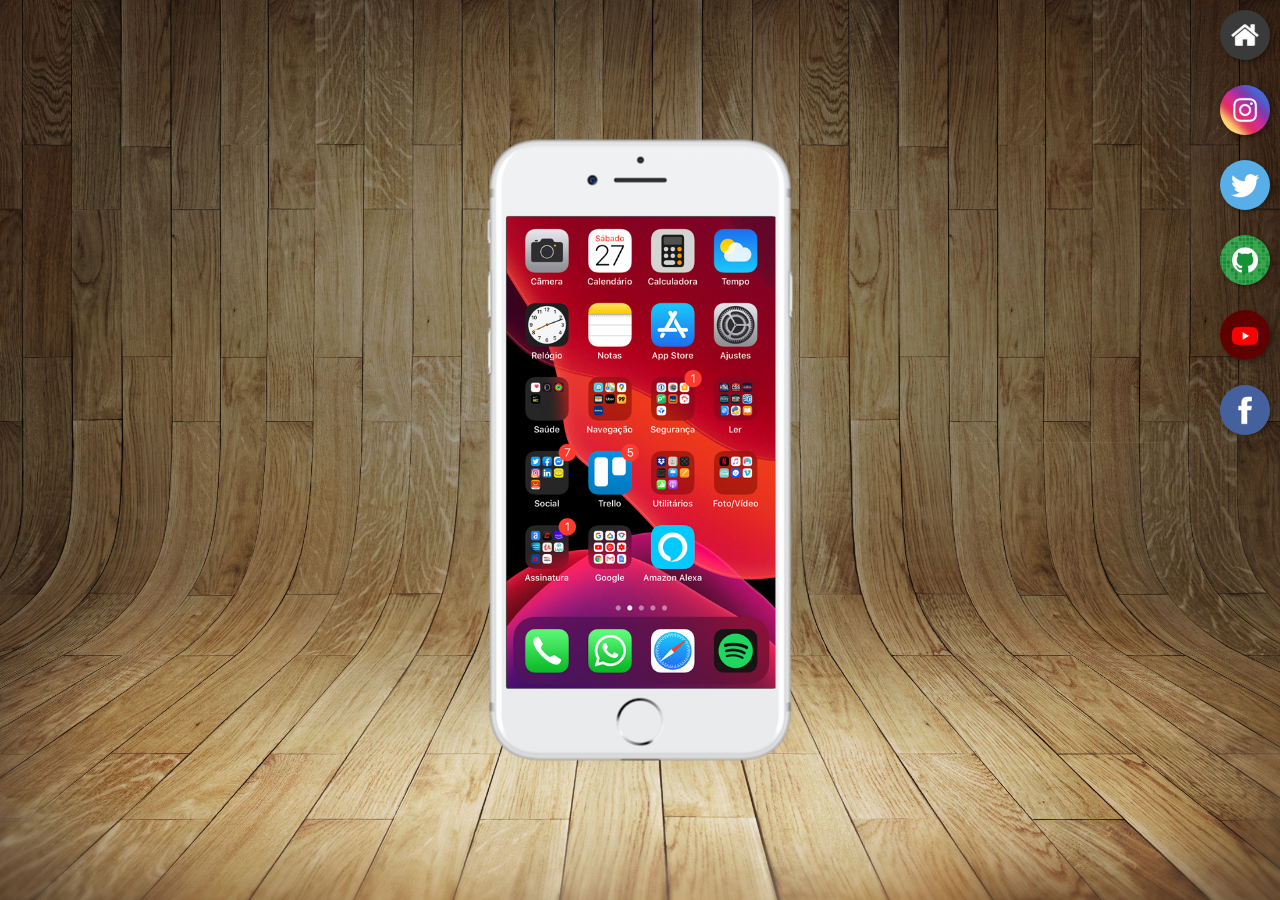
<file: index.html>
<!DOCTYPE html>
<html lang="pt-br">
<head>
    <meta charset="UTF-8">
    <meta http-equiv="X-UA-Compatible" content="IE=edge">
    <meta name="viewport" content="width=device-width, initial-scale=1.0">
    <link rel="shortcut icon" href="favicon.ico" type="image/x-icon">
    <link rel="stylesheet" href="css/style.css">
    <title>Sociais</title>
</head>
<body>
    <main>
        <section class="telefone">
           <iframe src="home.html" name="tela" class="tela" frameborder="0"></iframe>
        </section>
        <section class="redes">
            <a href="home.html" target="tela"><img src="imagens/logo-home.jpg" alt="logo Home"> </a><br>
            
            <a href="instagram.html" target="tela"><img src="imagens/logo-instagram.jpg" alt="logo-instagram"></a><br>
            
            <a href="twitter.html" target="tela"><img src="imagens/logo-twitter.jpg" alt="logo-twitter"> </a><br>
            <a href="Github.html" target="tela"> <img src="imagens/logo-github.jpg" alt="logo-github"></a><br>
            
            <a href="youtube.html" target="tela"><img src="imagens/logo-youtube.jpg" alt="logo-youtube"></a><br>
           
            <a href="facebook.html" target="tela"><img src="imagens/logo-facebook.jpg" alt="logo-facebook"></a><br>
            

        </section>
    </main>
</body>
</html>
</file>
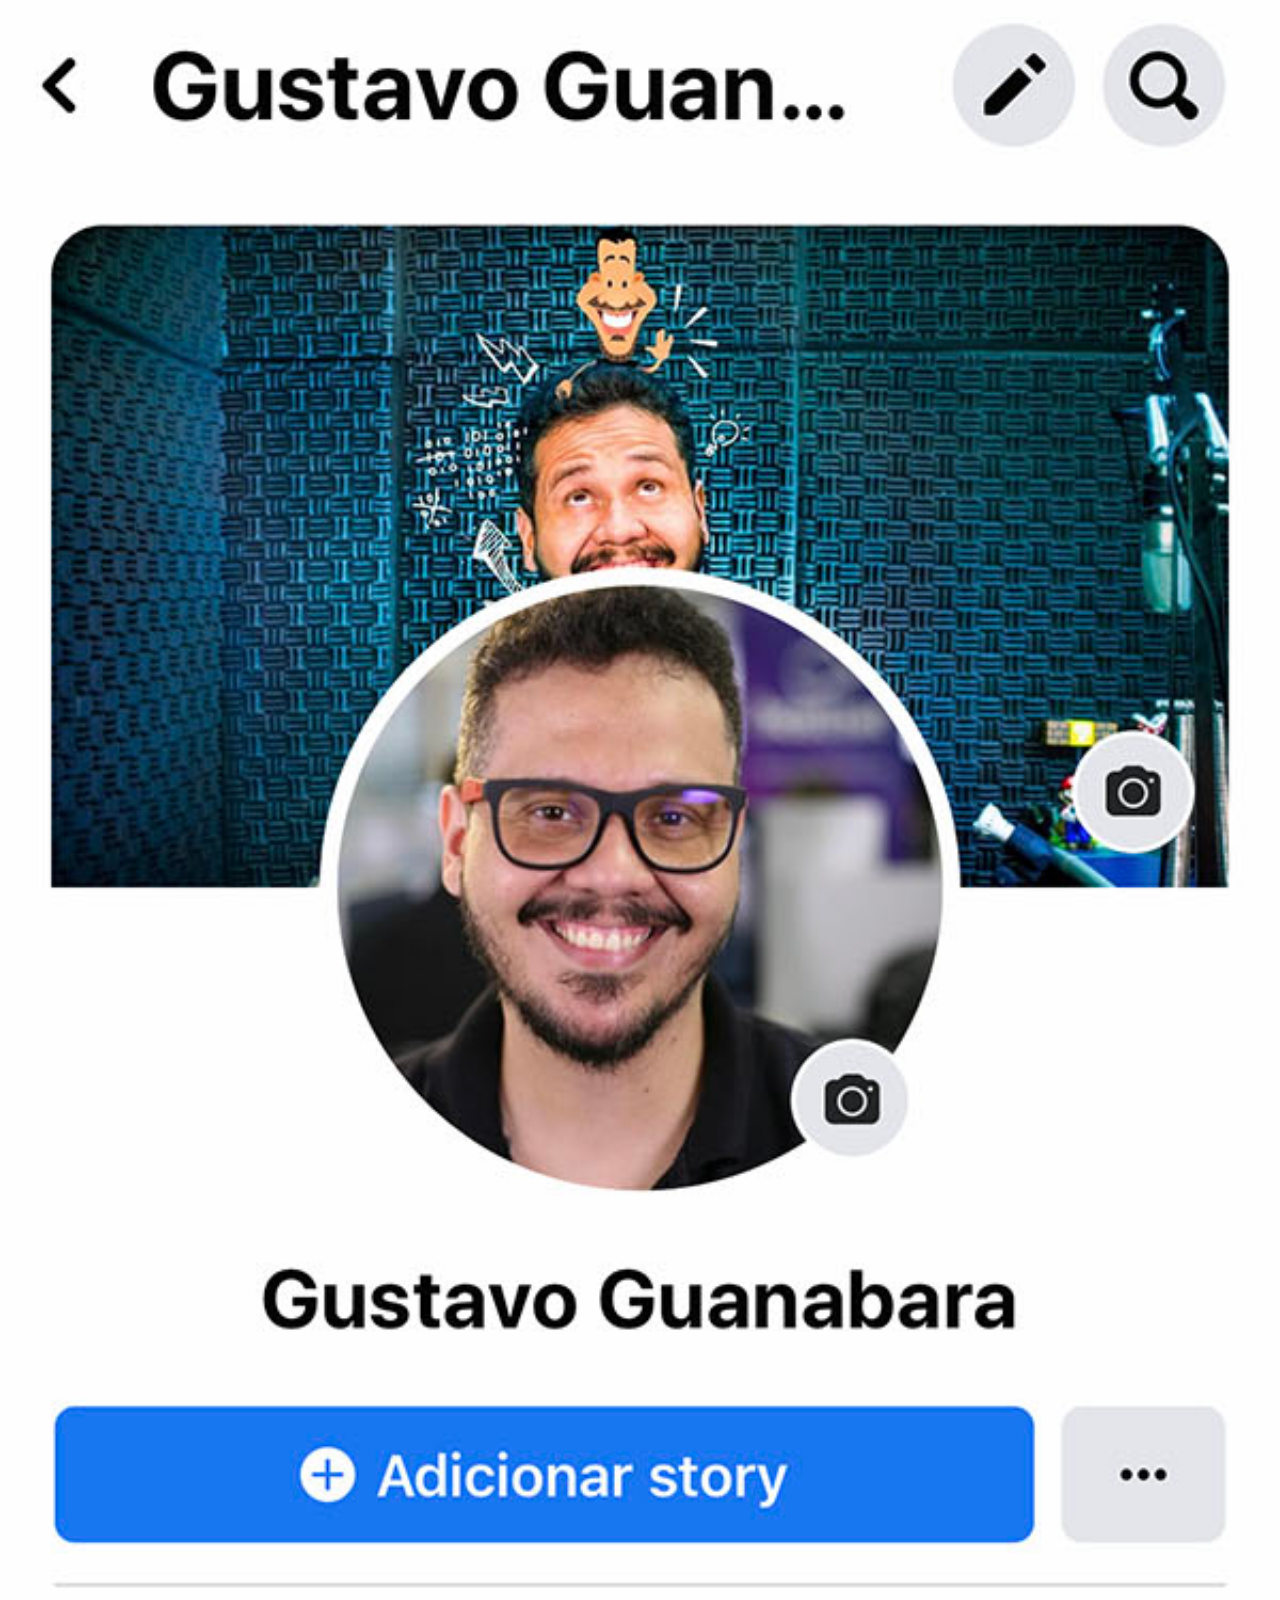
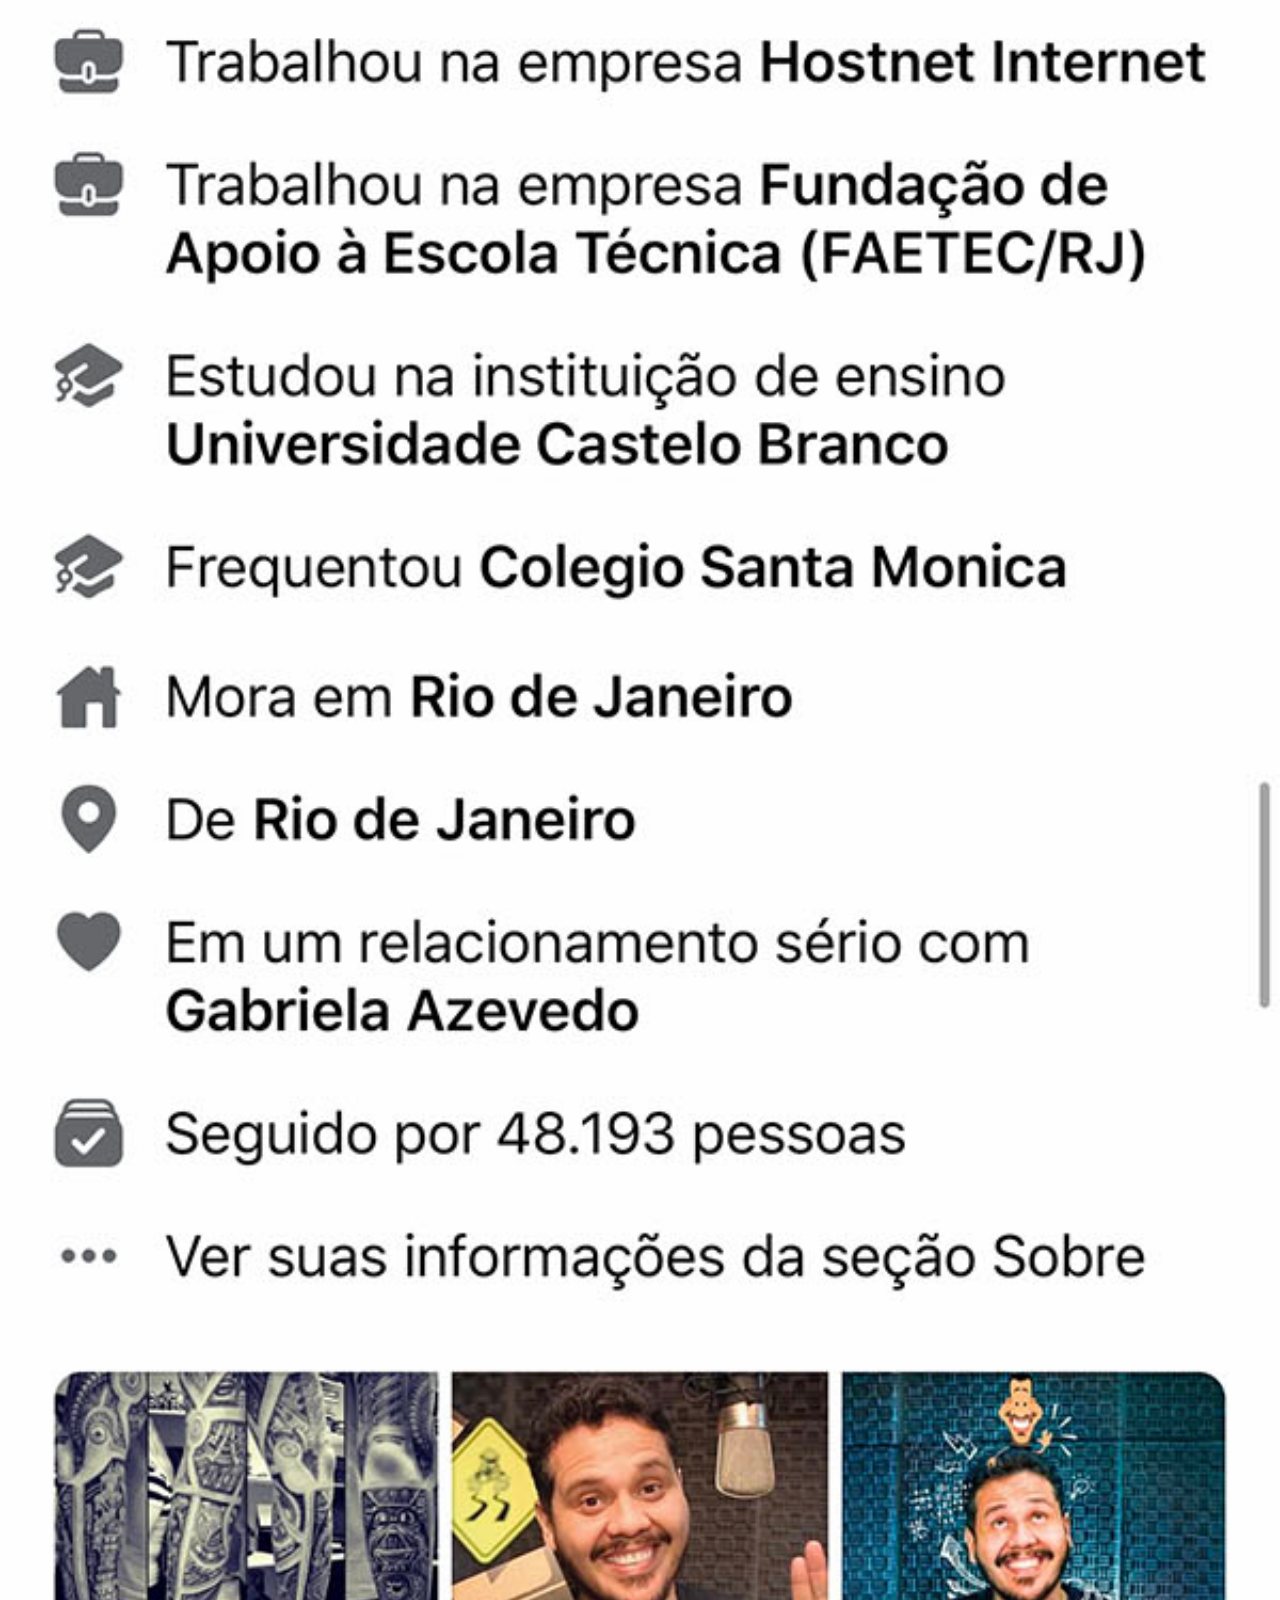
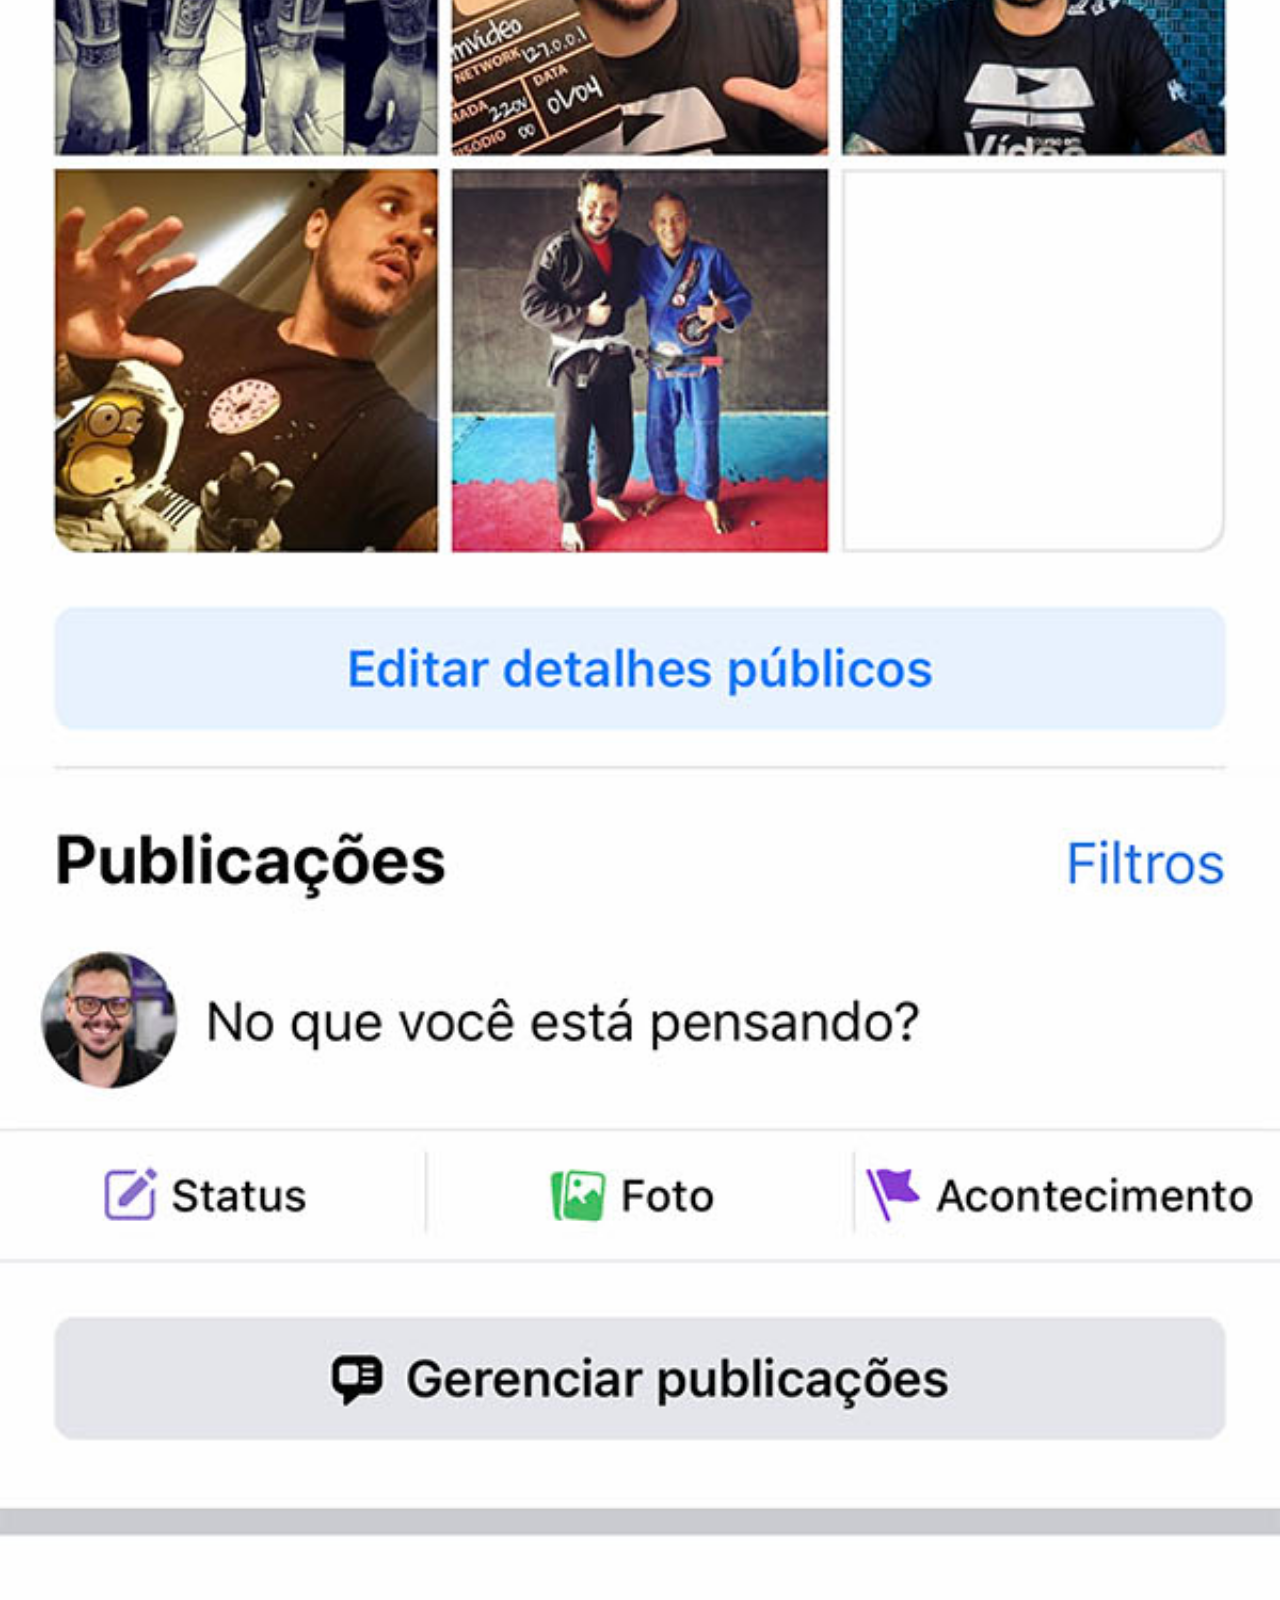
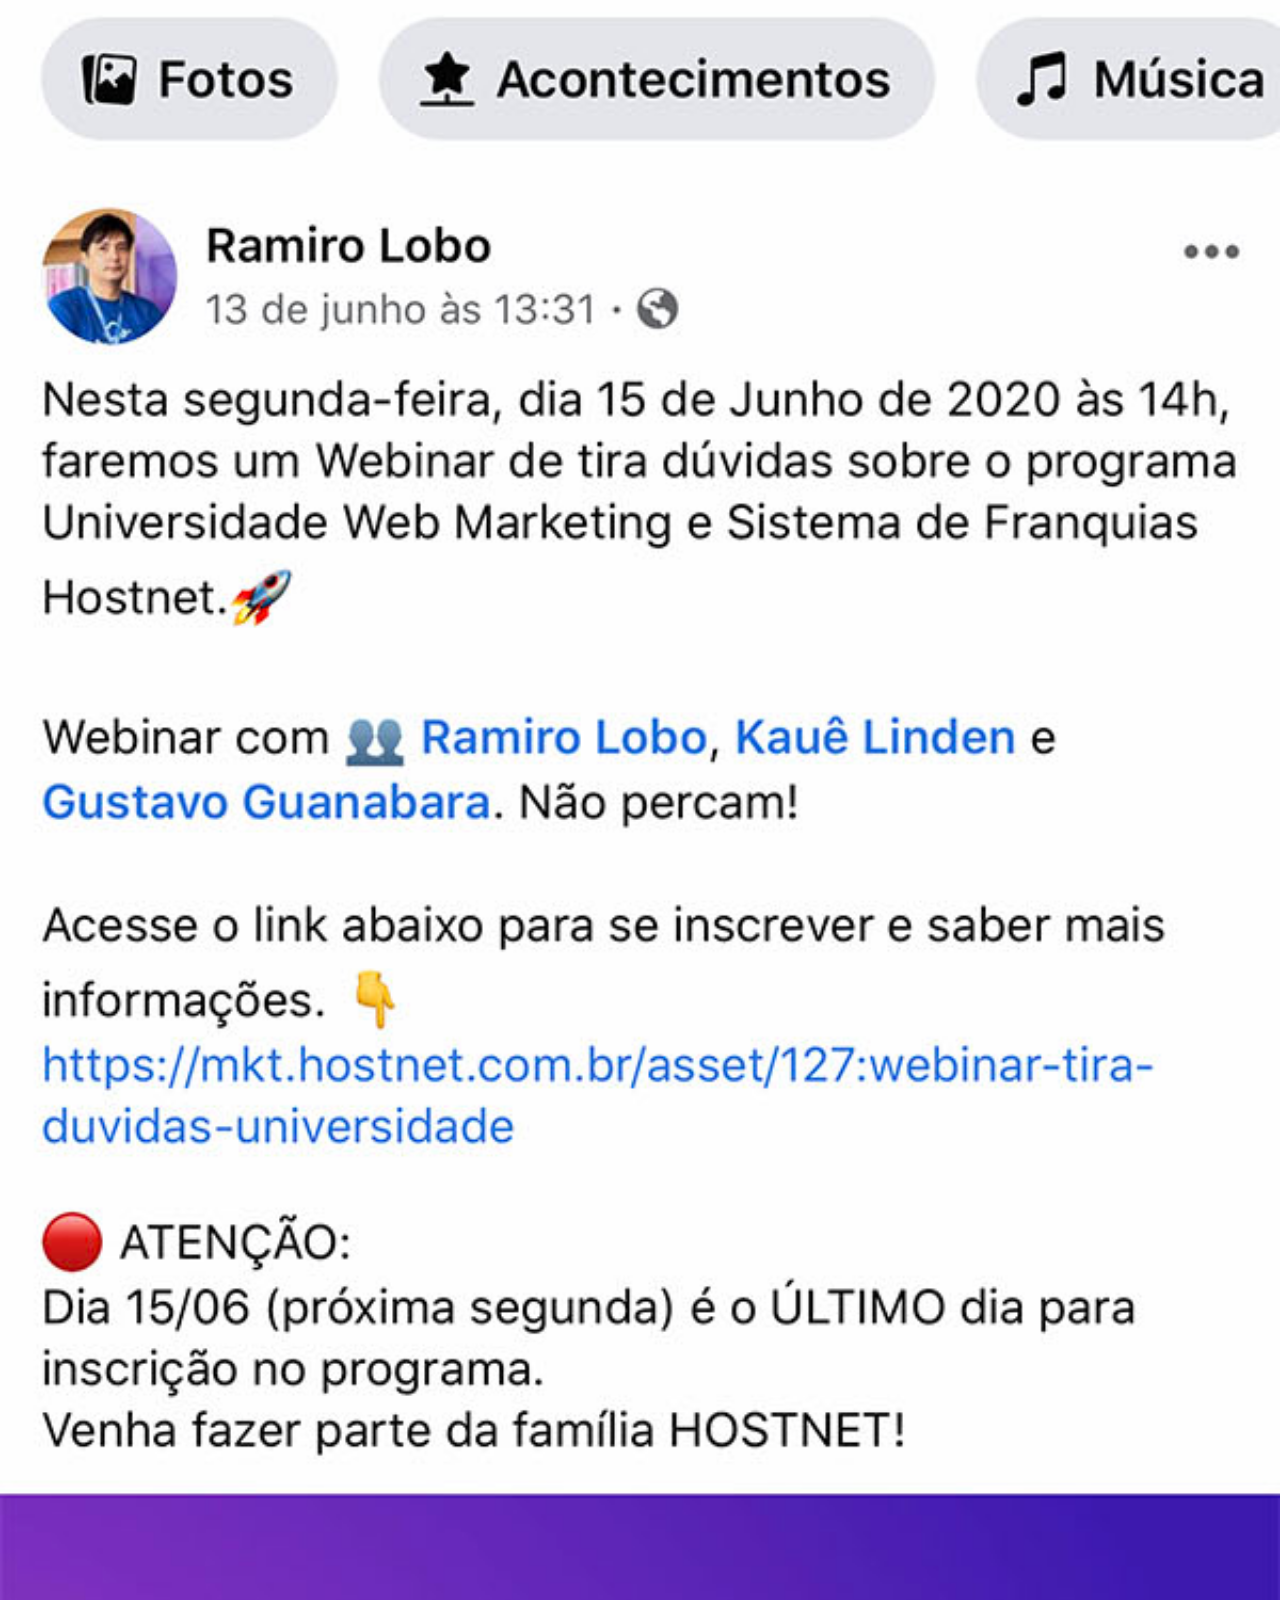
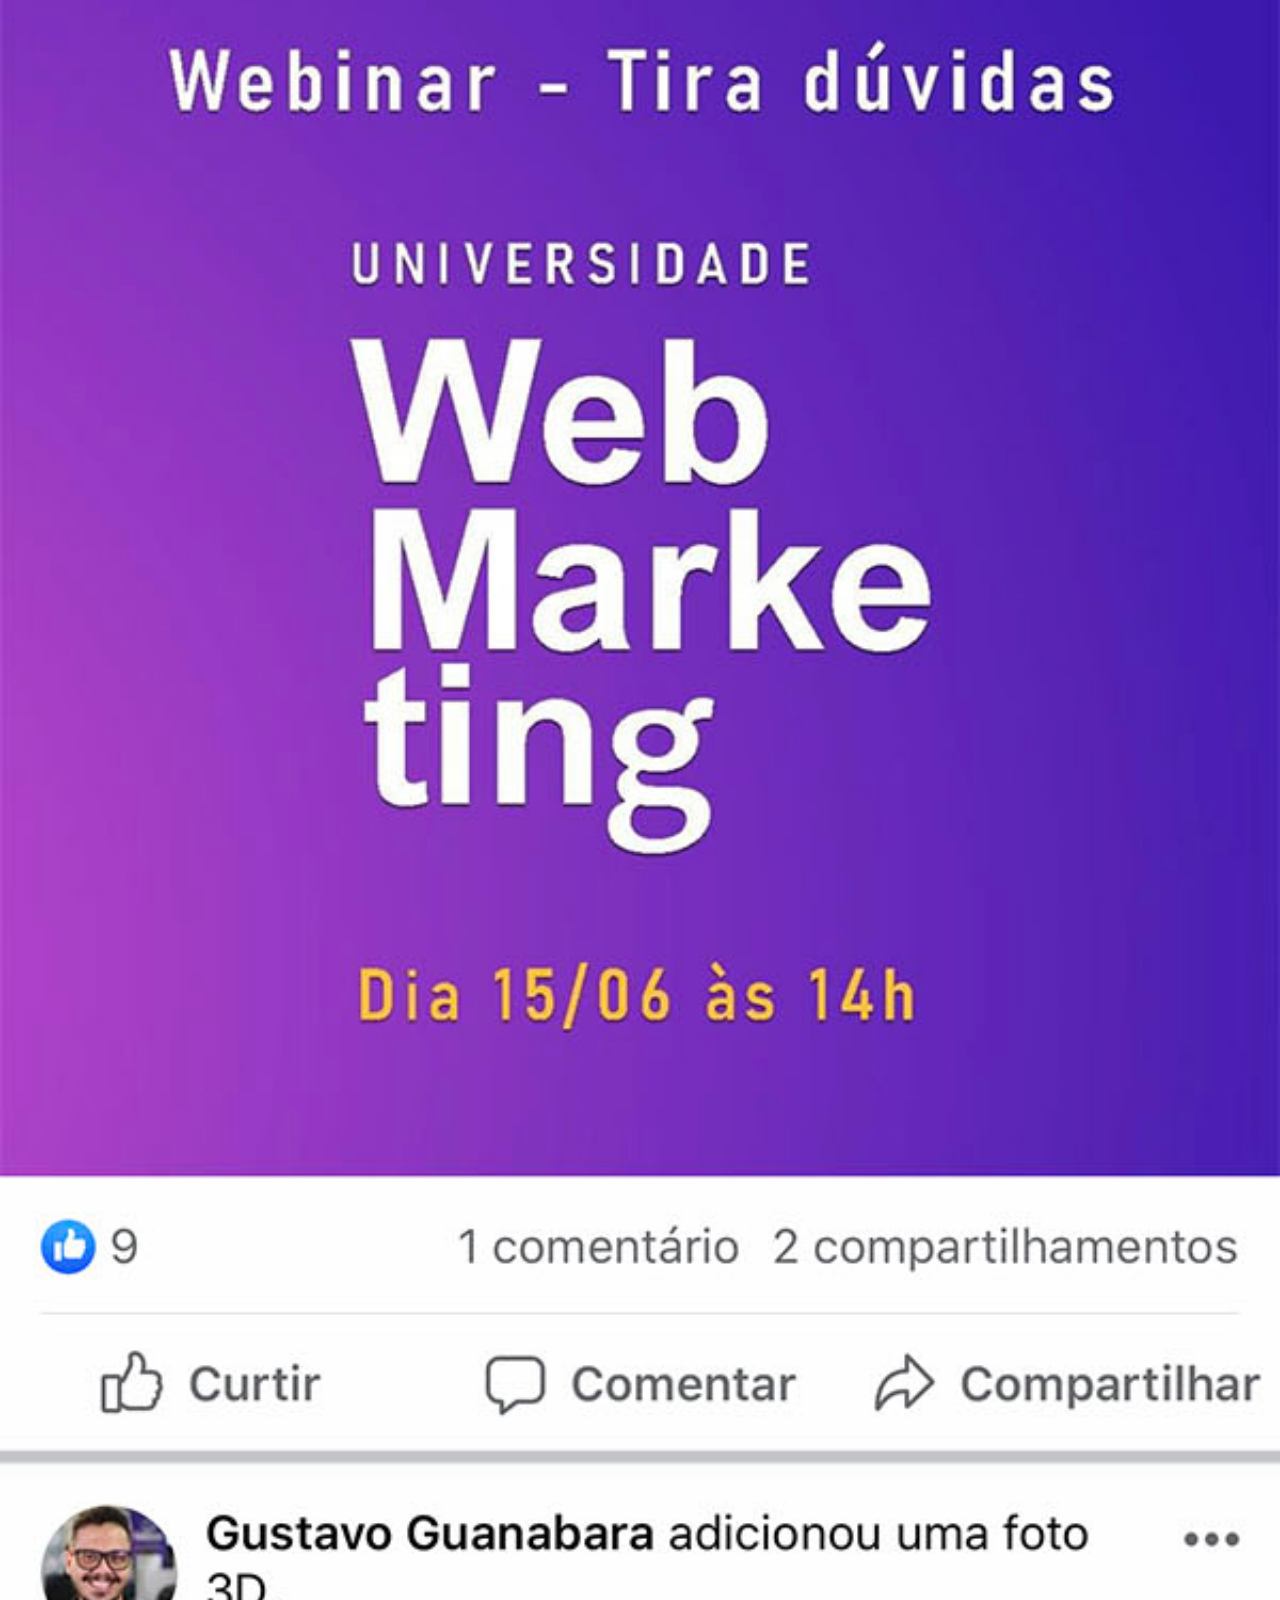
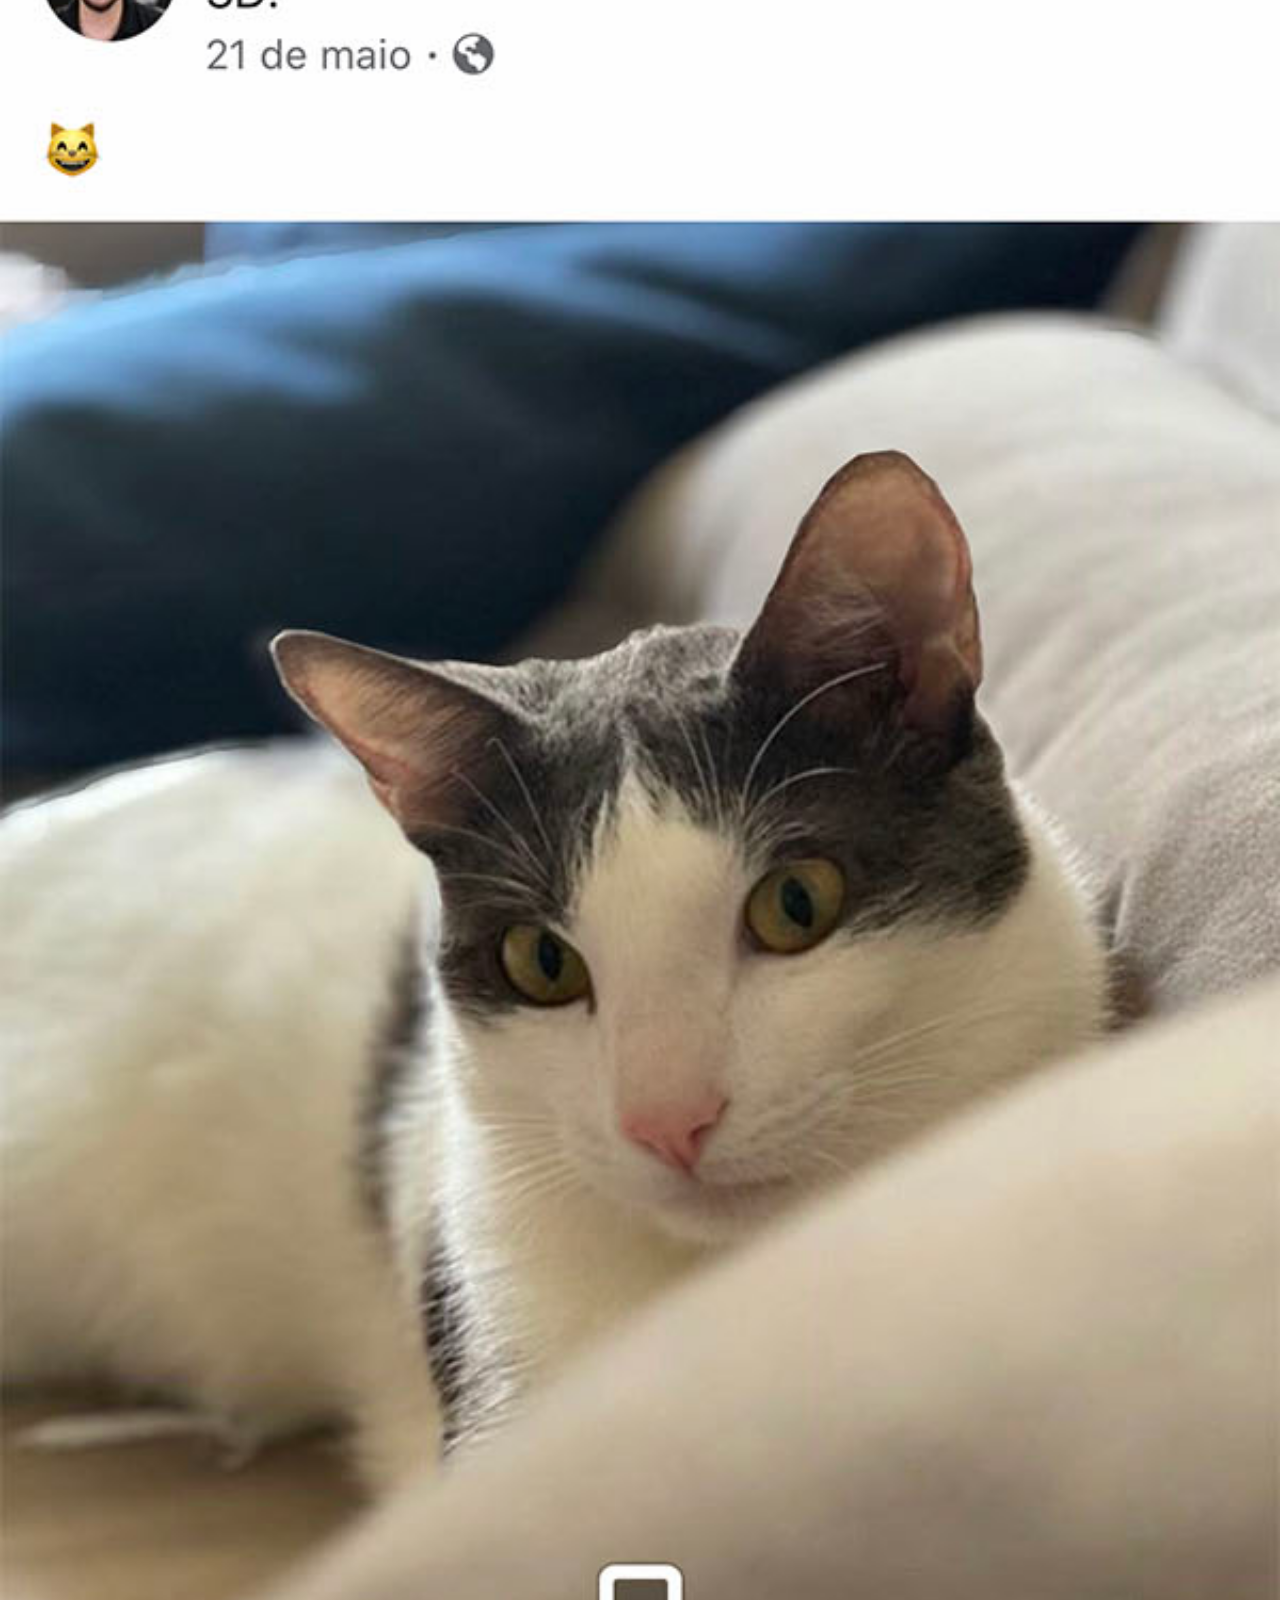
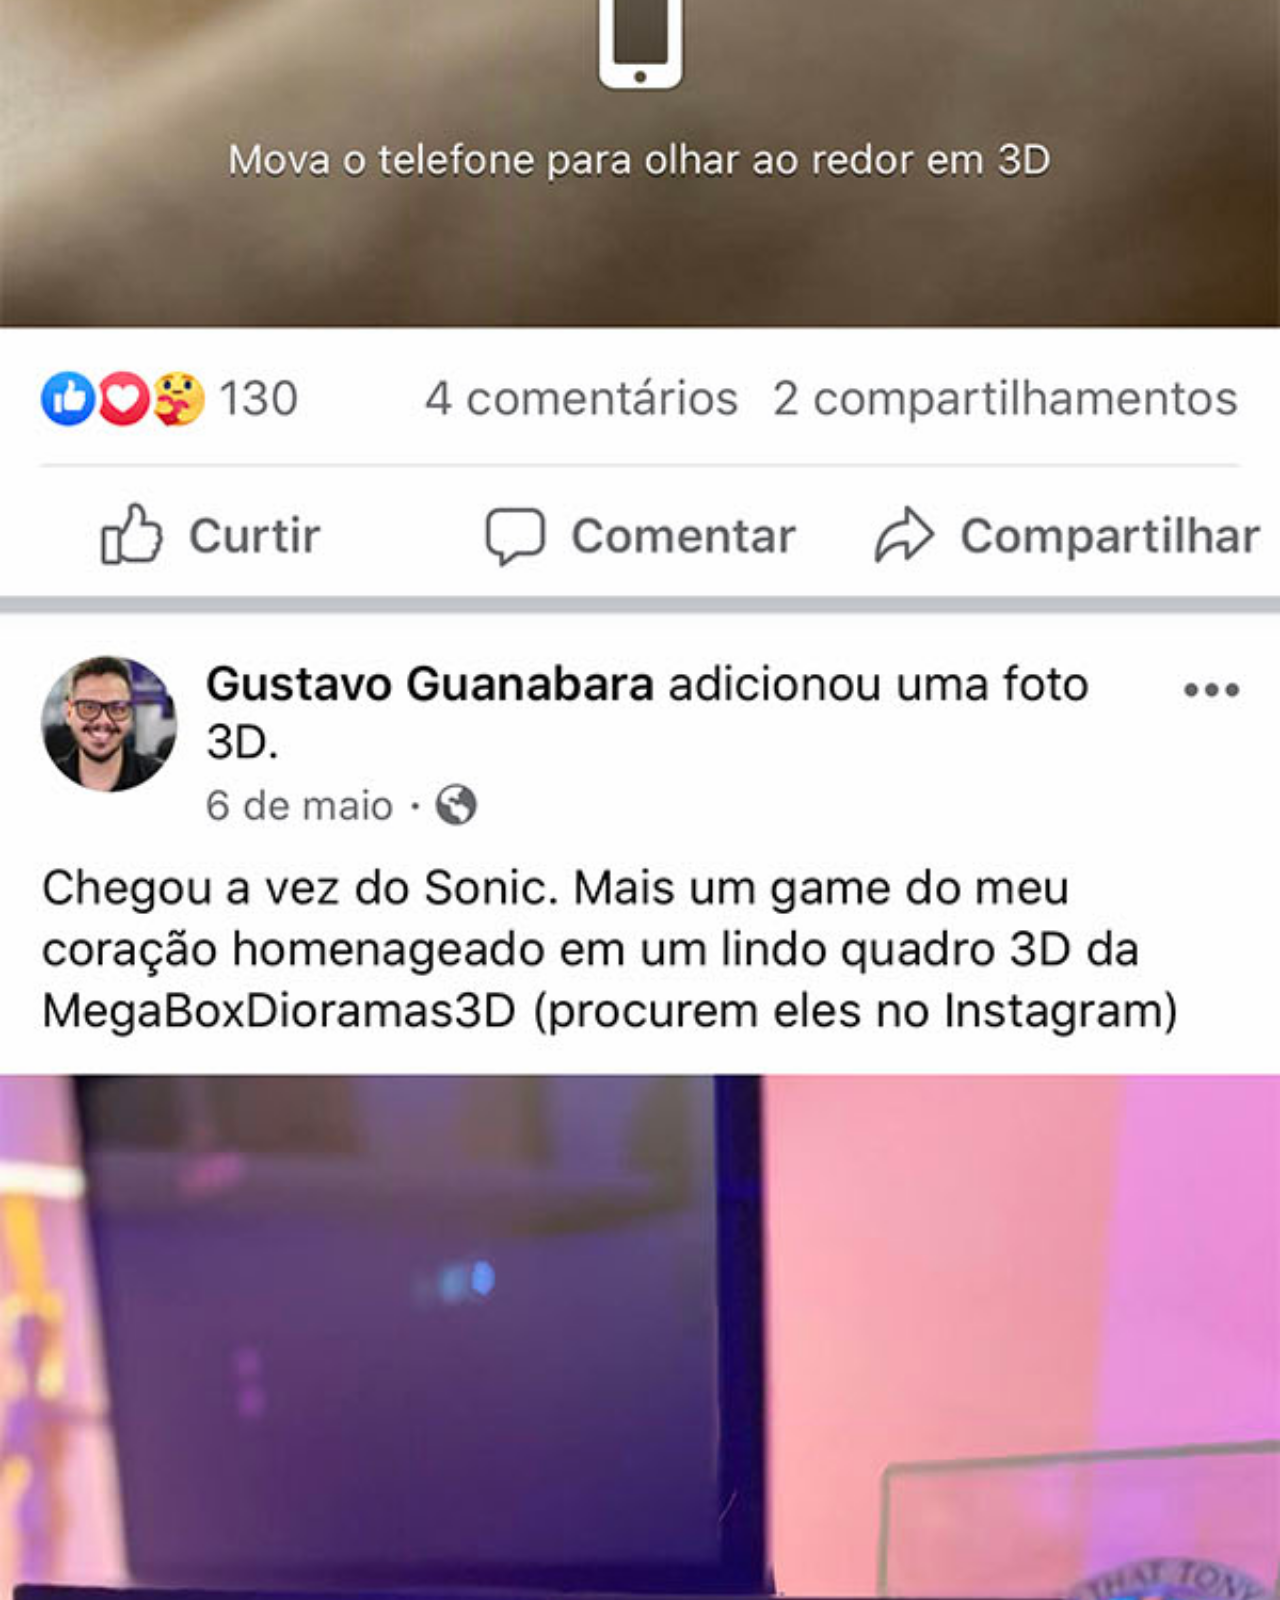
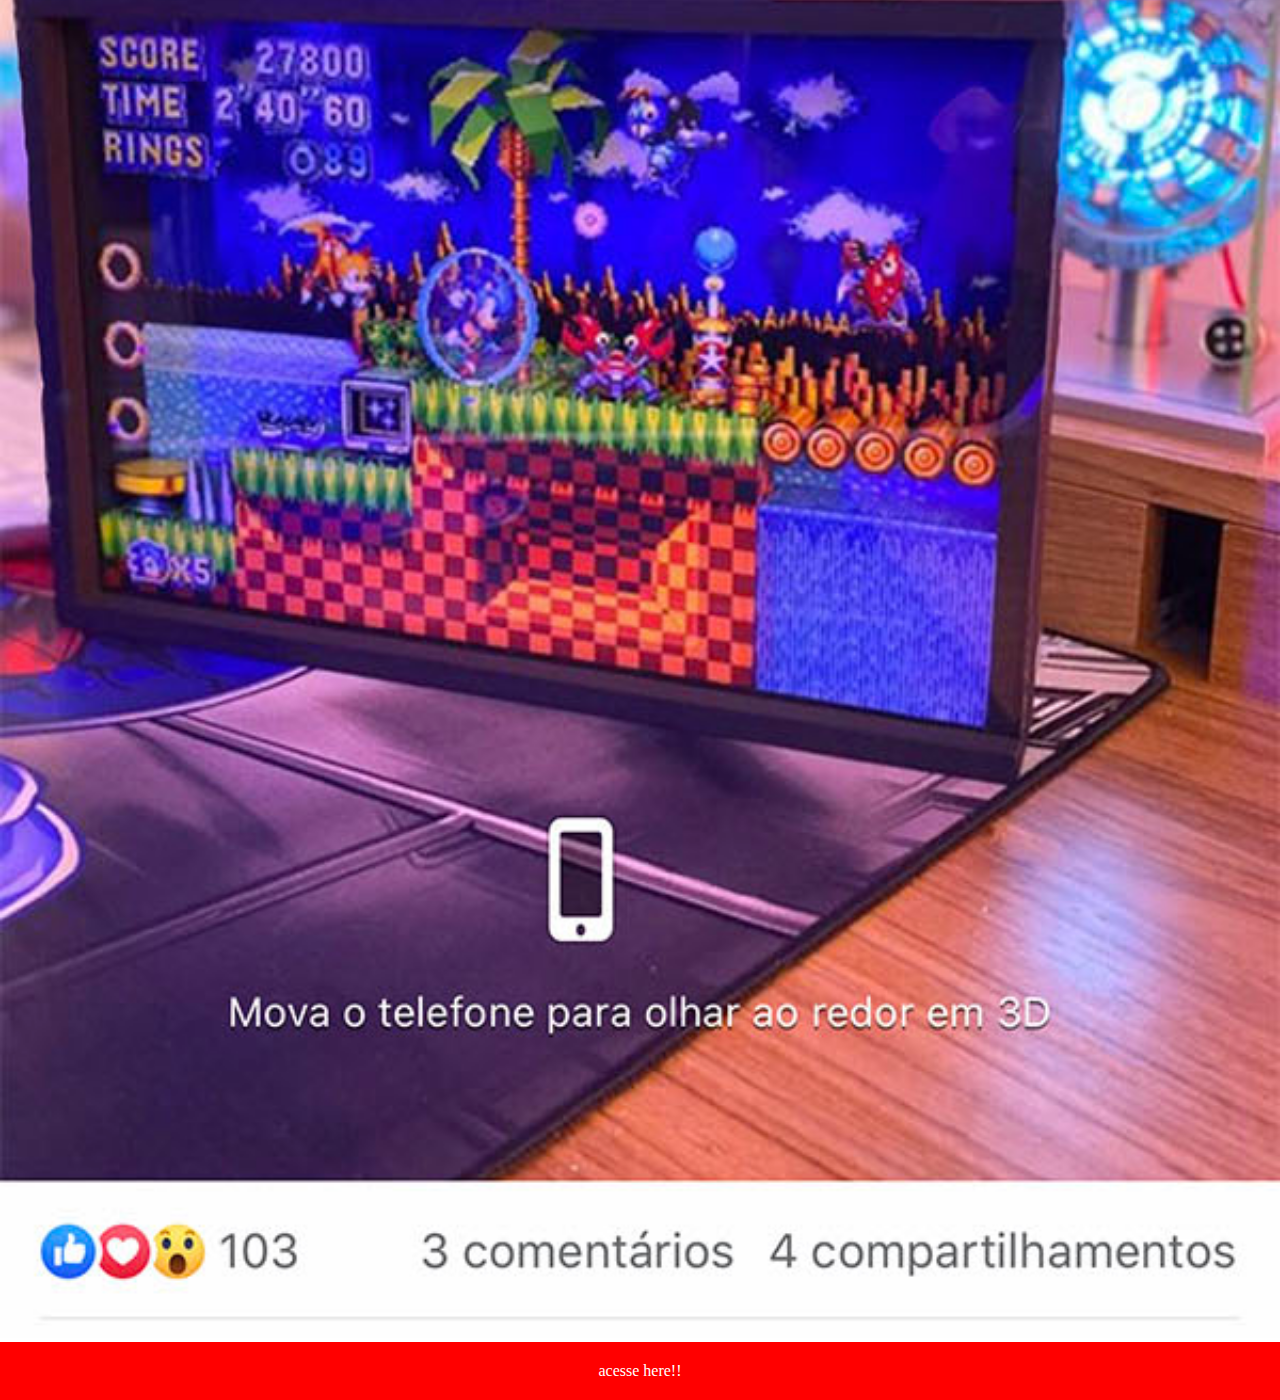
<file: facebook.html>
<!DOCTYPE html>
<html lang="pt-br">
<head>
    <meta charset="UTF-8">
    <meta http-equiv="X-UA-Compatible" content="IE=edge">
    <meta name="viewport" content="width=device-width, initial-scale=1.0">
    <title>facebook</title>
    <style>
    *{
            padding: 0px;
            margin: 0px;

    }
    ::-webkit-scrollbar{
        width: 0px;
        height: 0px;
    }
    img{
        width: 100vw;
    }
    a{
        display: block;
        background-color: red;
        padding: 20px;
        text-align: center;
        font-size: bold;
        text-decoration: none;
        color: white;
    }
        
    </style>
</head>
<body>
    <img src="imagens/tela-facebook.jpg" alt="instagram" >
    <a href="#" target="_blank">acesse here!!</a>
</body>
</html>
</file>
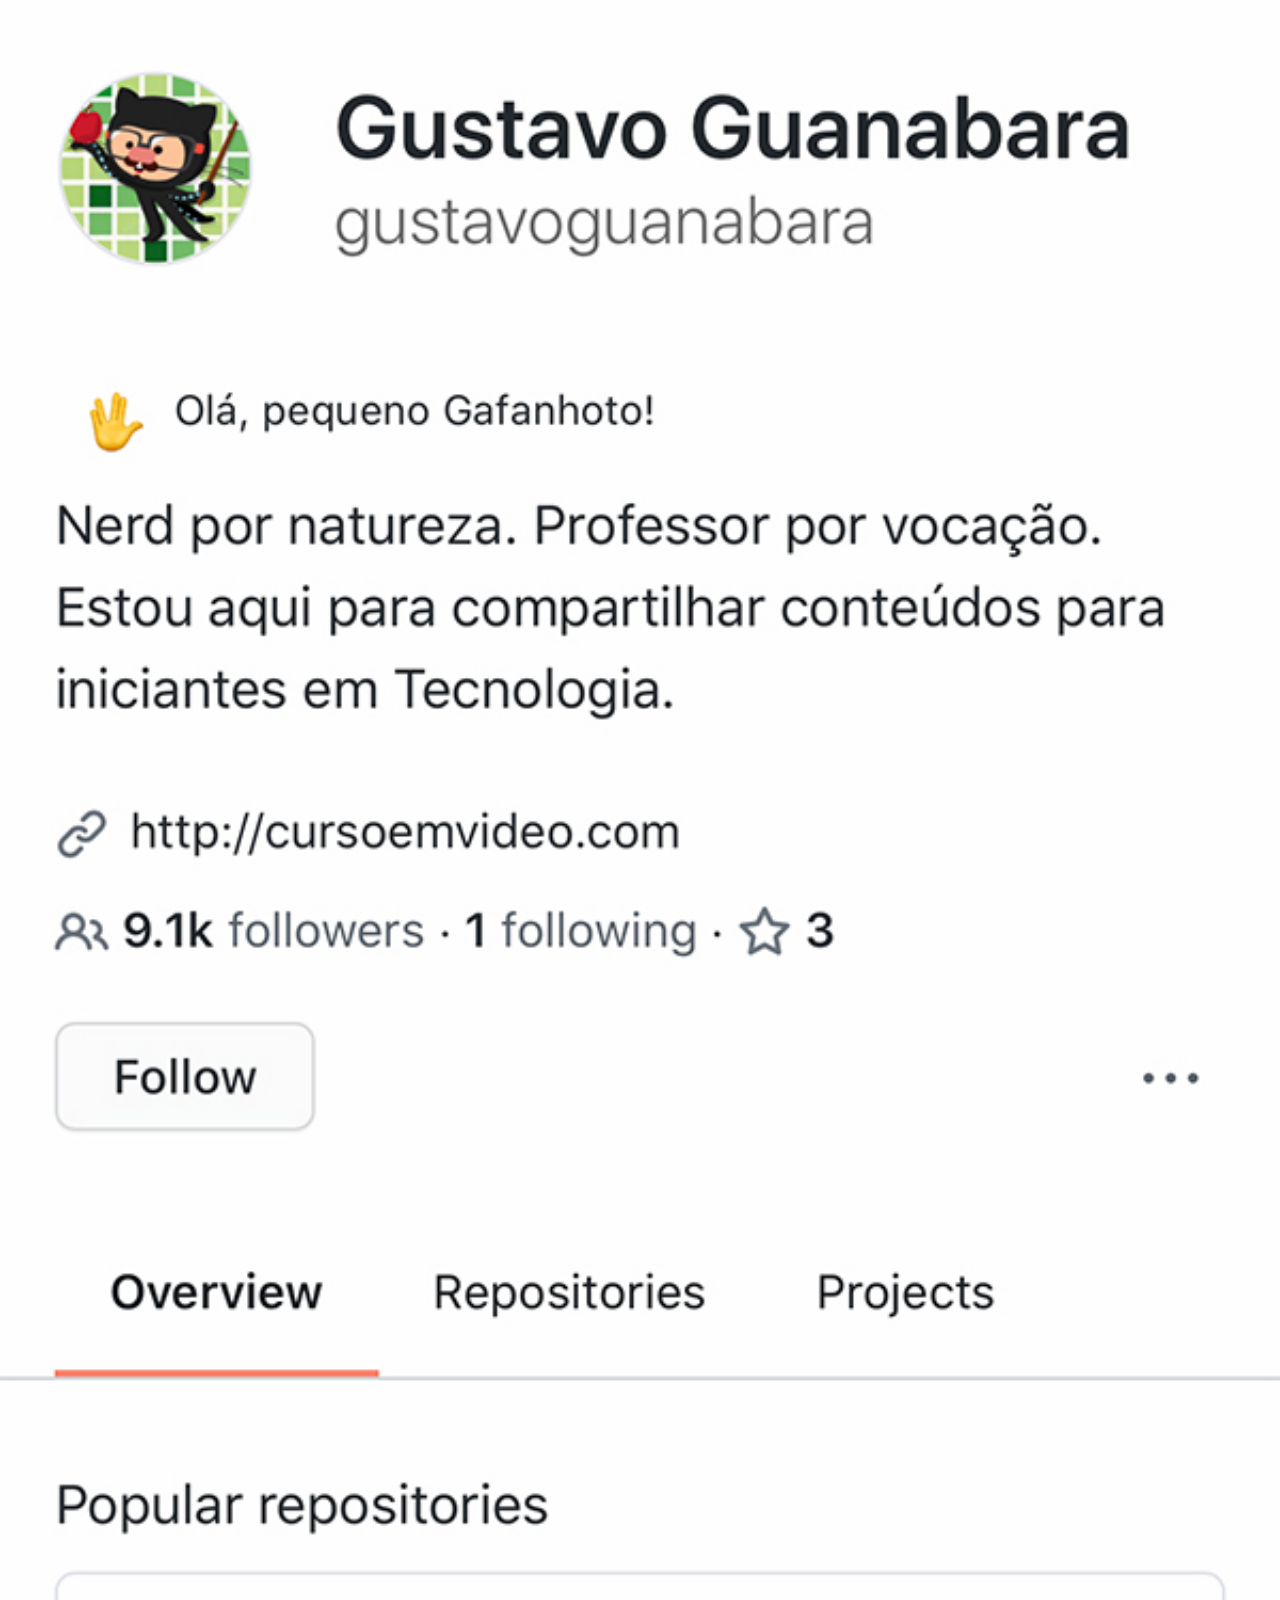
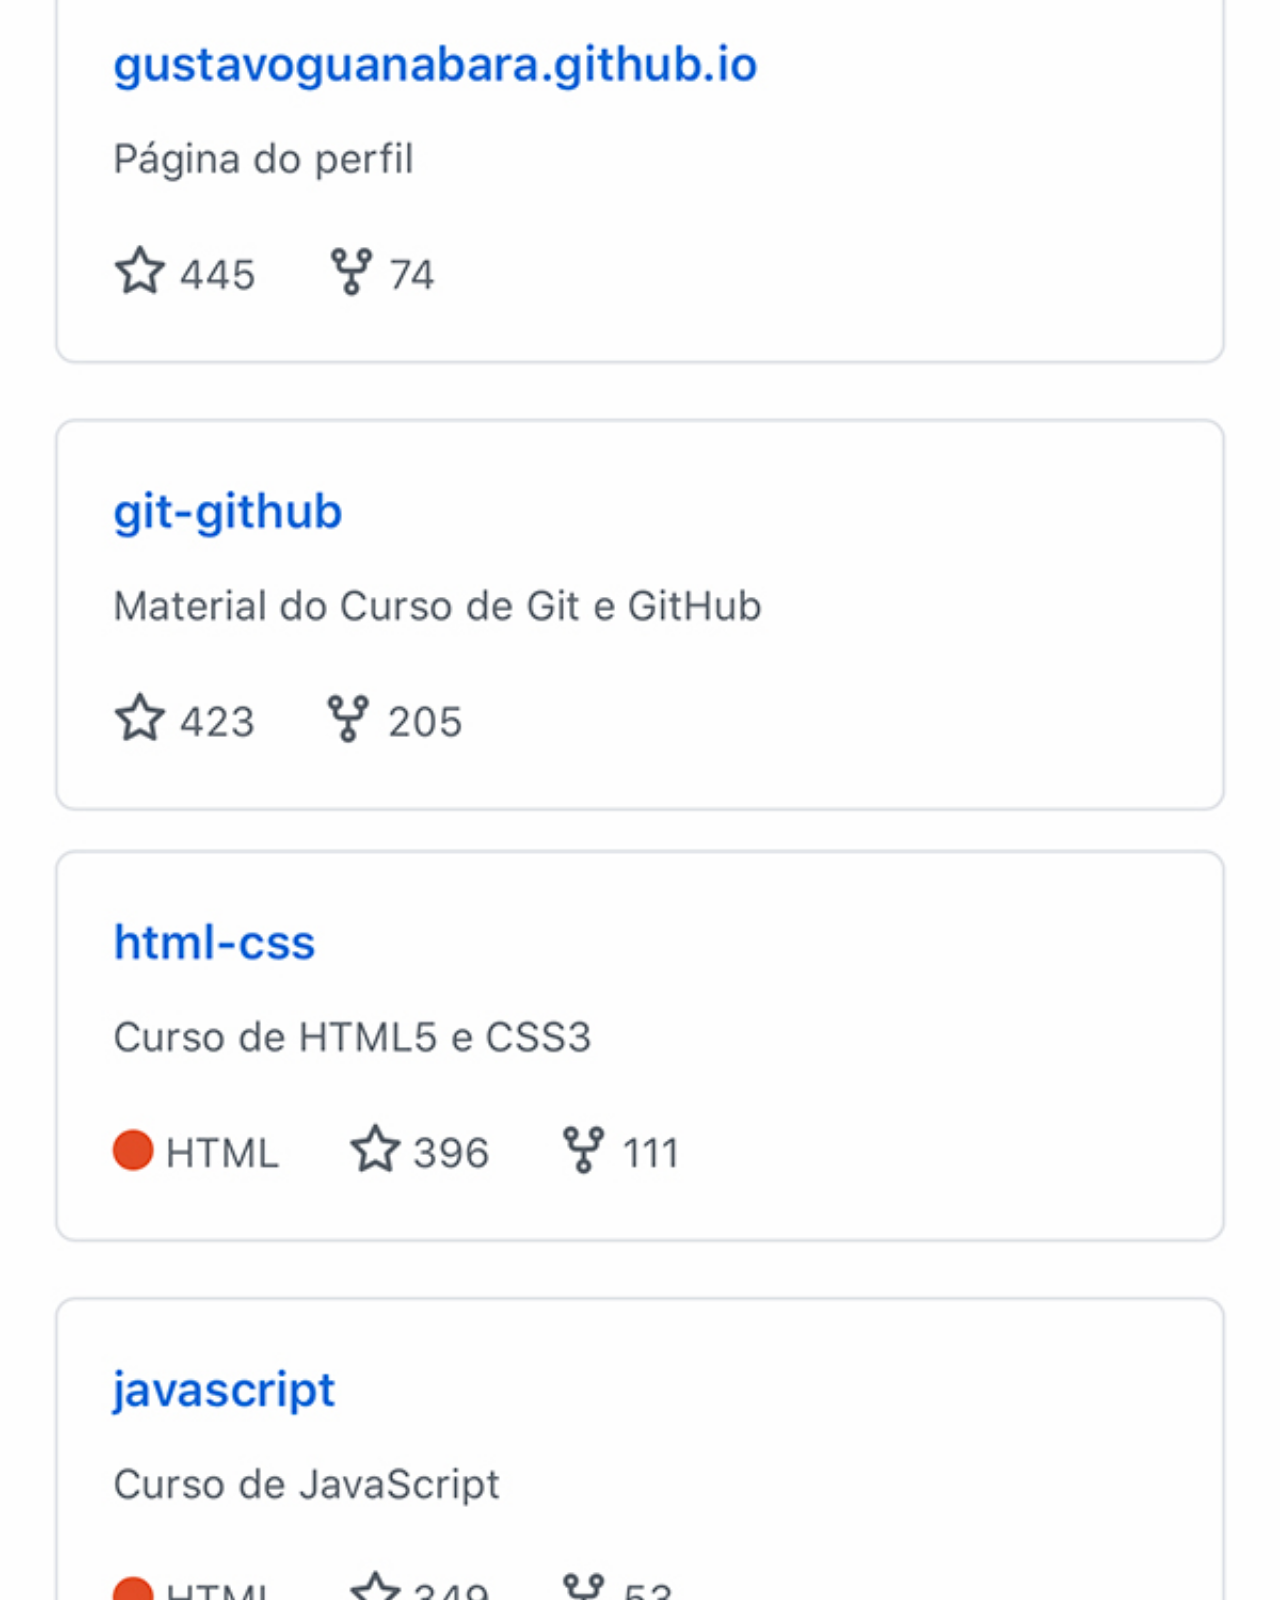
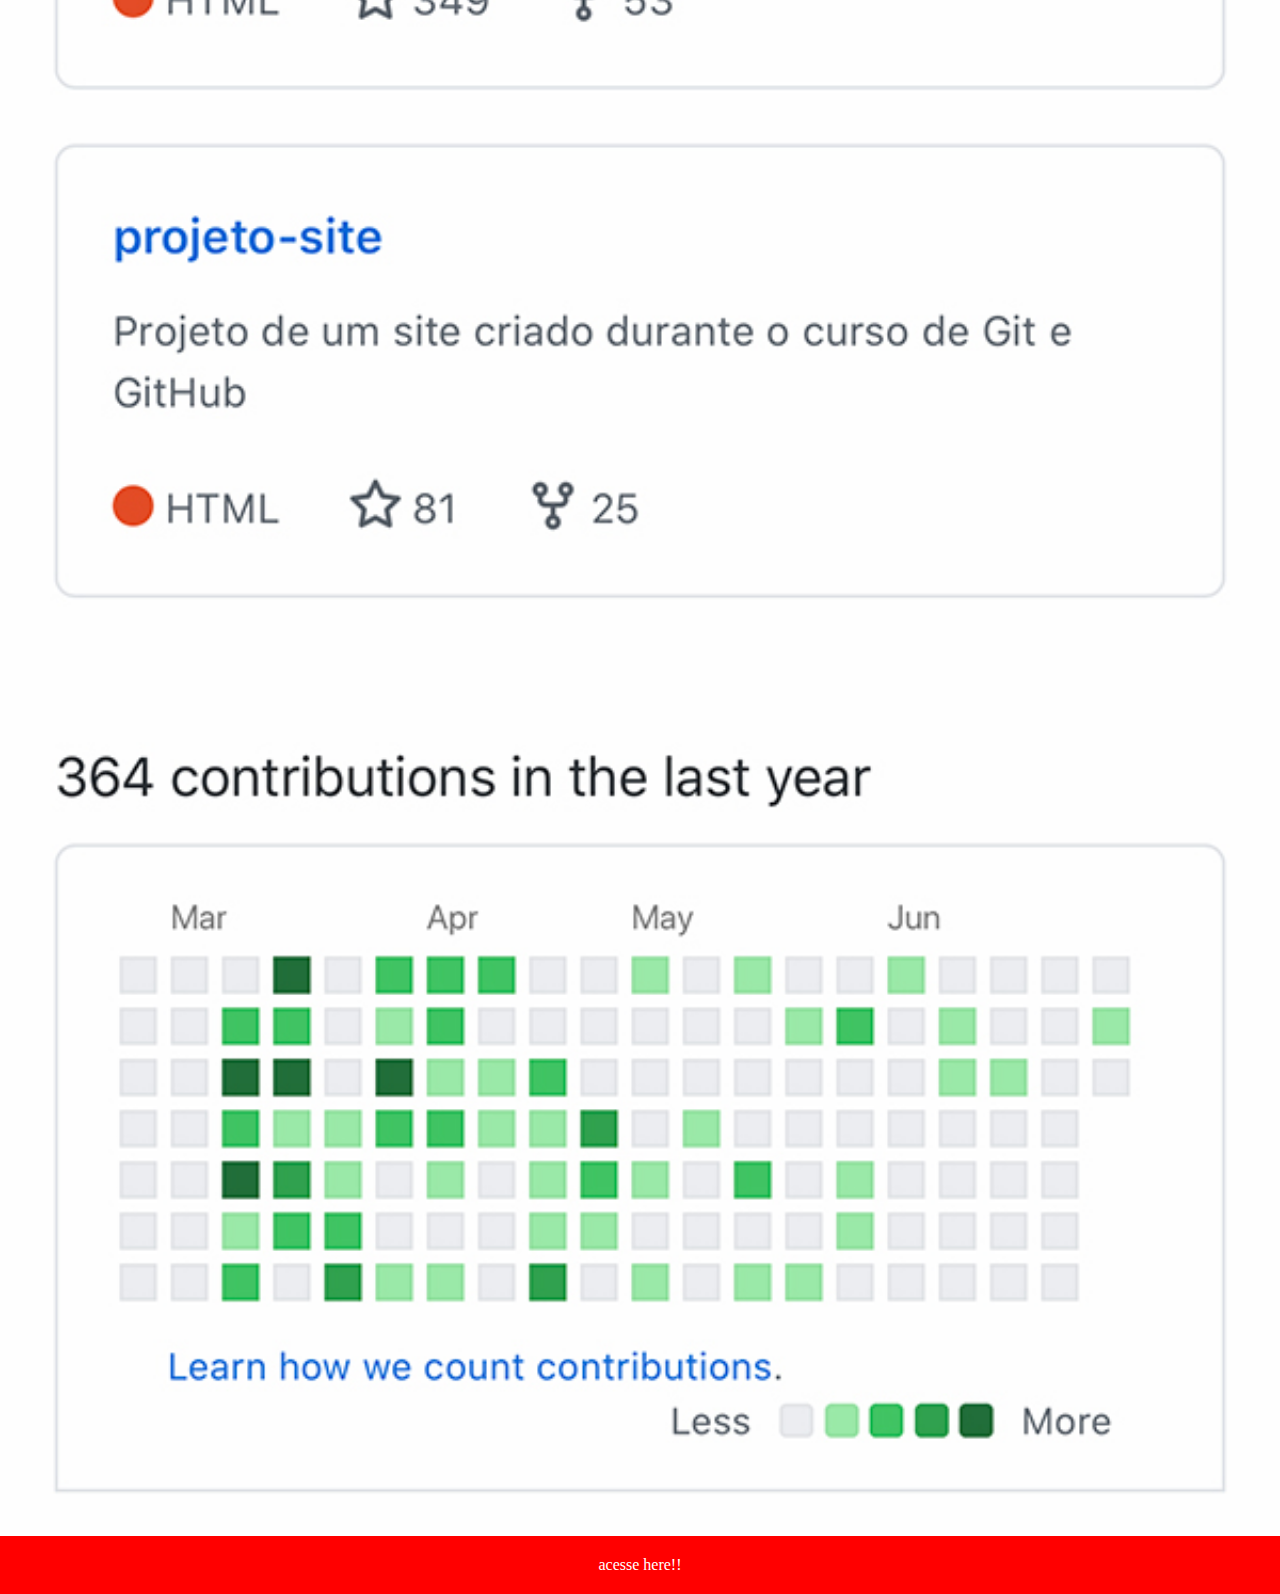
<file: Github.html>
<!DOCTYPE html>
<html lang="pt-br">
<head>
    <meta charset="UTF-8">
    <meta http-equiv="X-UA-Compatible" content="IE=edge">
    <meta name="viewport" content="width=device-width, initial-scale=1.0">
    <title>Github</title>
    <style>
    *{
            padding: 0px;
            margin: 0px;

    }
    ::-webkit-scrollbar{
        width: 0px;
        height: 0px;
    }
    img{
        width: 100vw;
    }
    a{
        display: block;
        background-color: red;
        padding: 20px;
        text-align: center;
        font-size: bold;
        text-decoration: none;
        color: white;
    }
        
    </style>
</head>
<body>
    <img src="imagens/tela-github.jpg" alt="instagram" >
    <a href="#" target="_blank">acesse here!!</a>
</body>
</html>
</file>
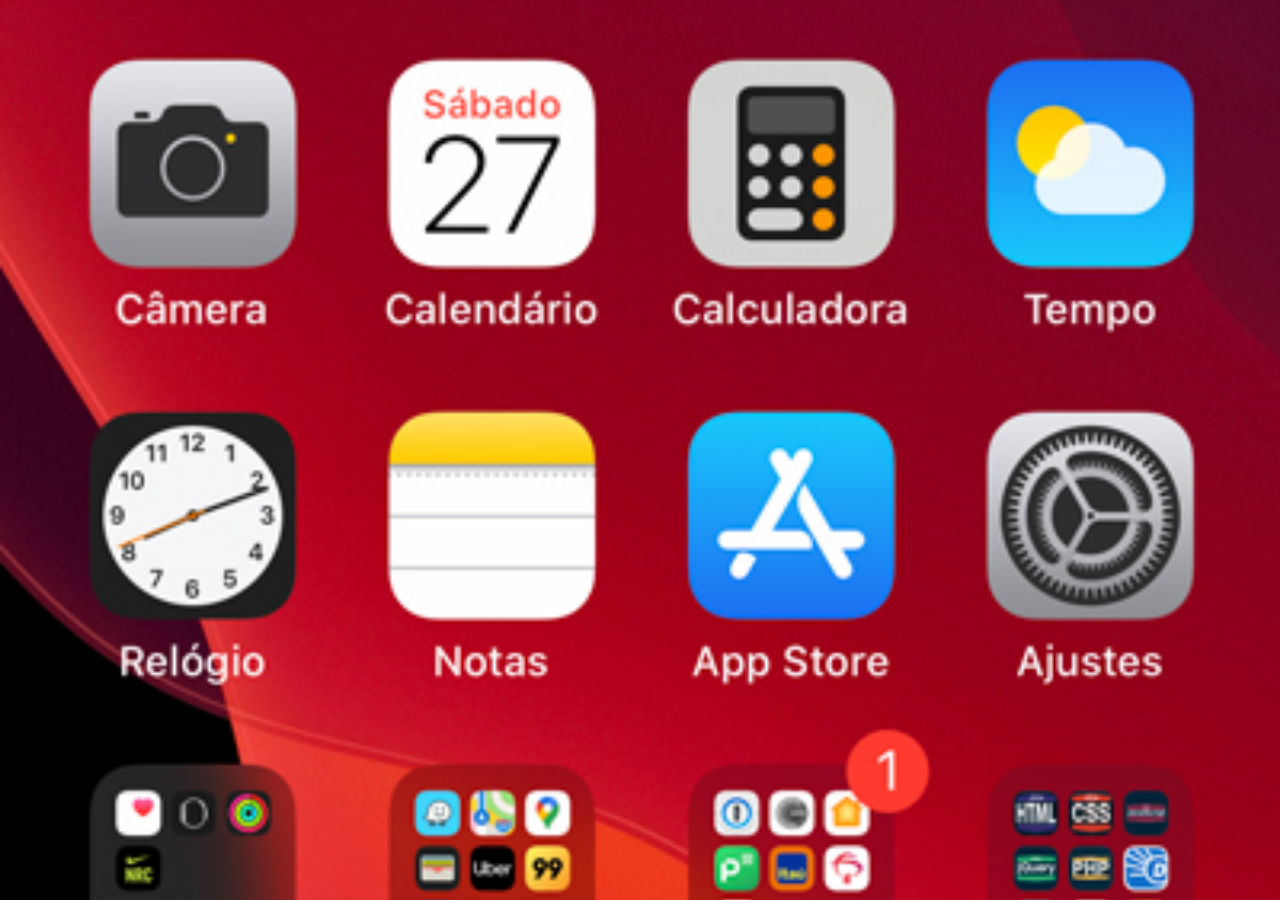
<file: home.html>
<!DOCTYPE html>
<html lang="pt-br">
<head>
    <meta charset="UTF-8">
    <meta http-equiv="X-UA-Compatible" content="IE=edge">
    <meta name="viewport" content="width=device-width, initial-scale=1.0">
    <title>Home</title>
    <style>
        *{
            padding: 0px;
            margin: 0px;

        }
        body{
            width: 100vw;
            height: 100vh;
            background: black url(imagens/tela-home.jpg) no-repeat top center;
            background-size: cover;
        }
    </style>
</head>
<body>
    
</body>
</html>
</file>
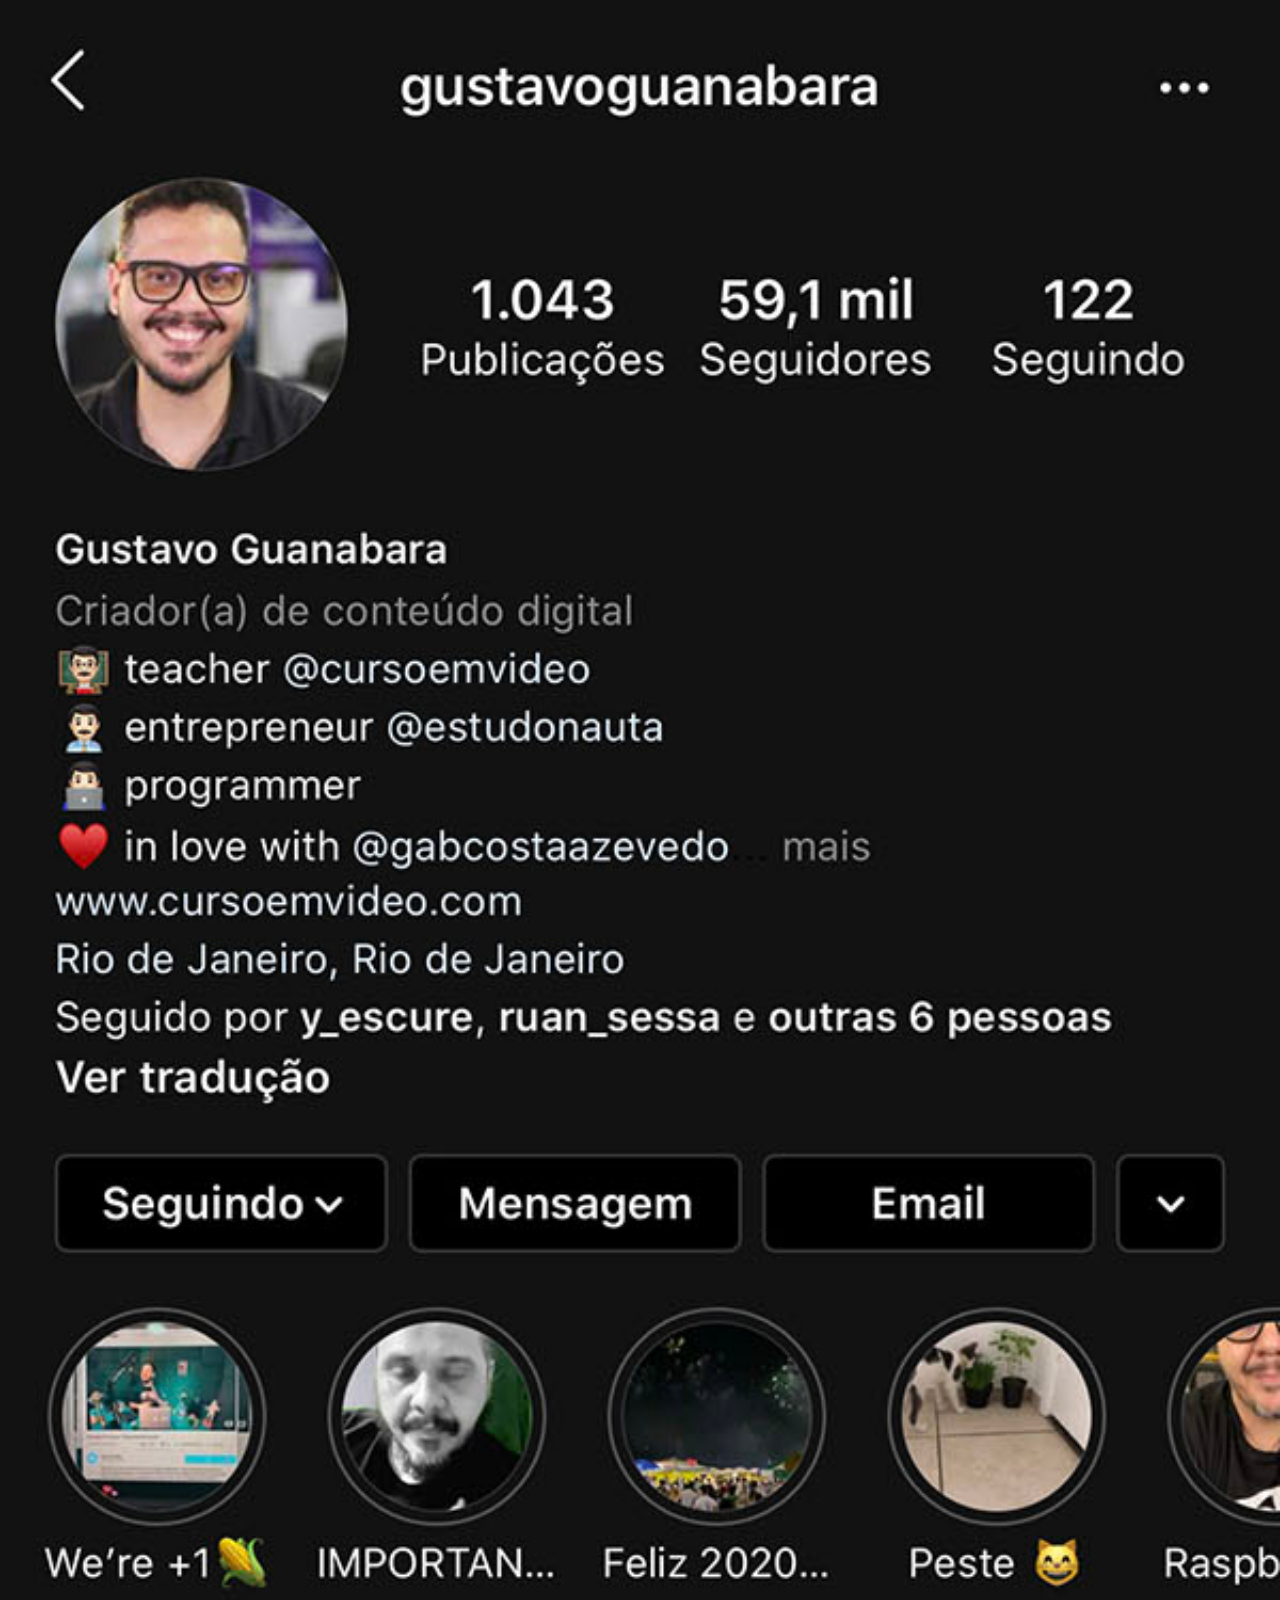
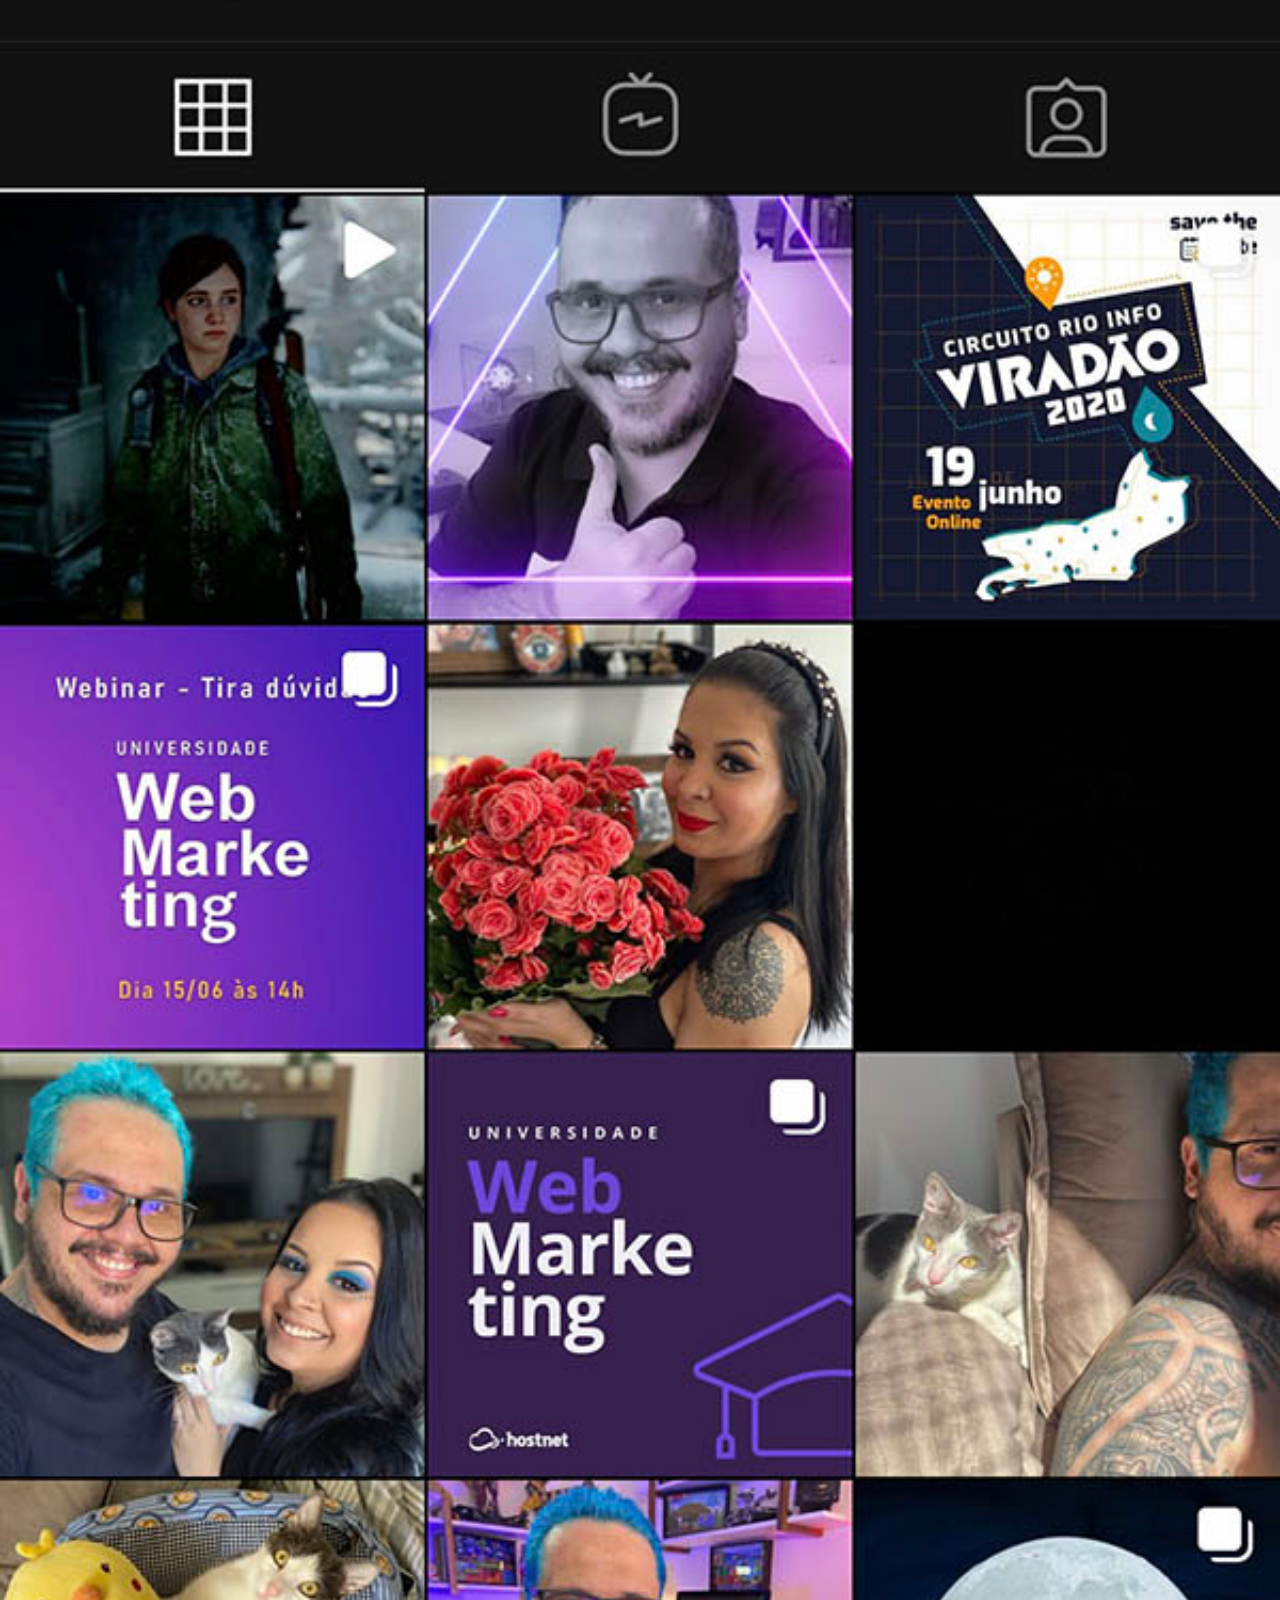
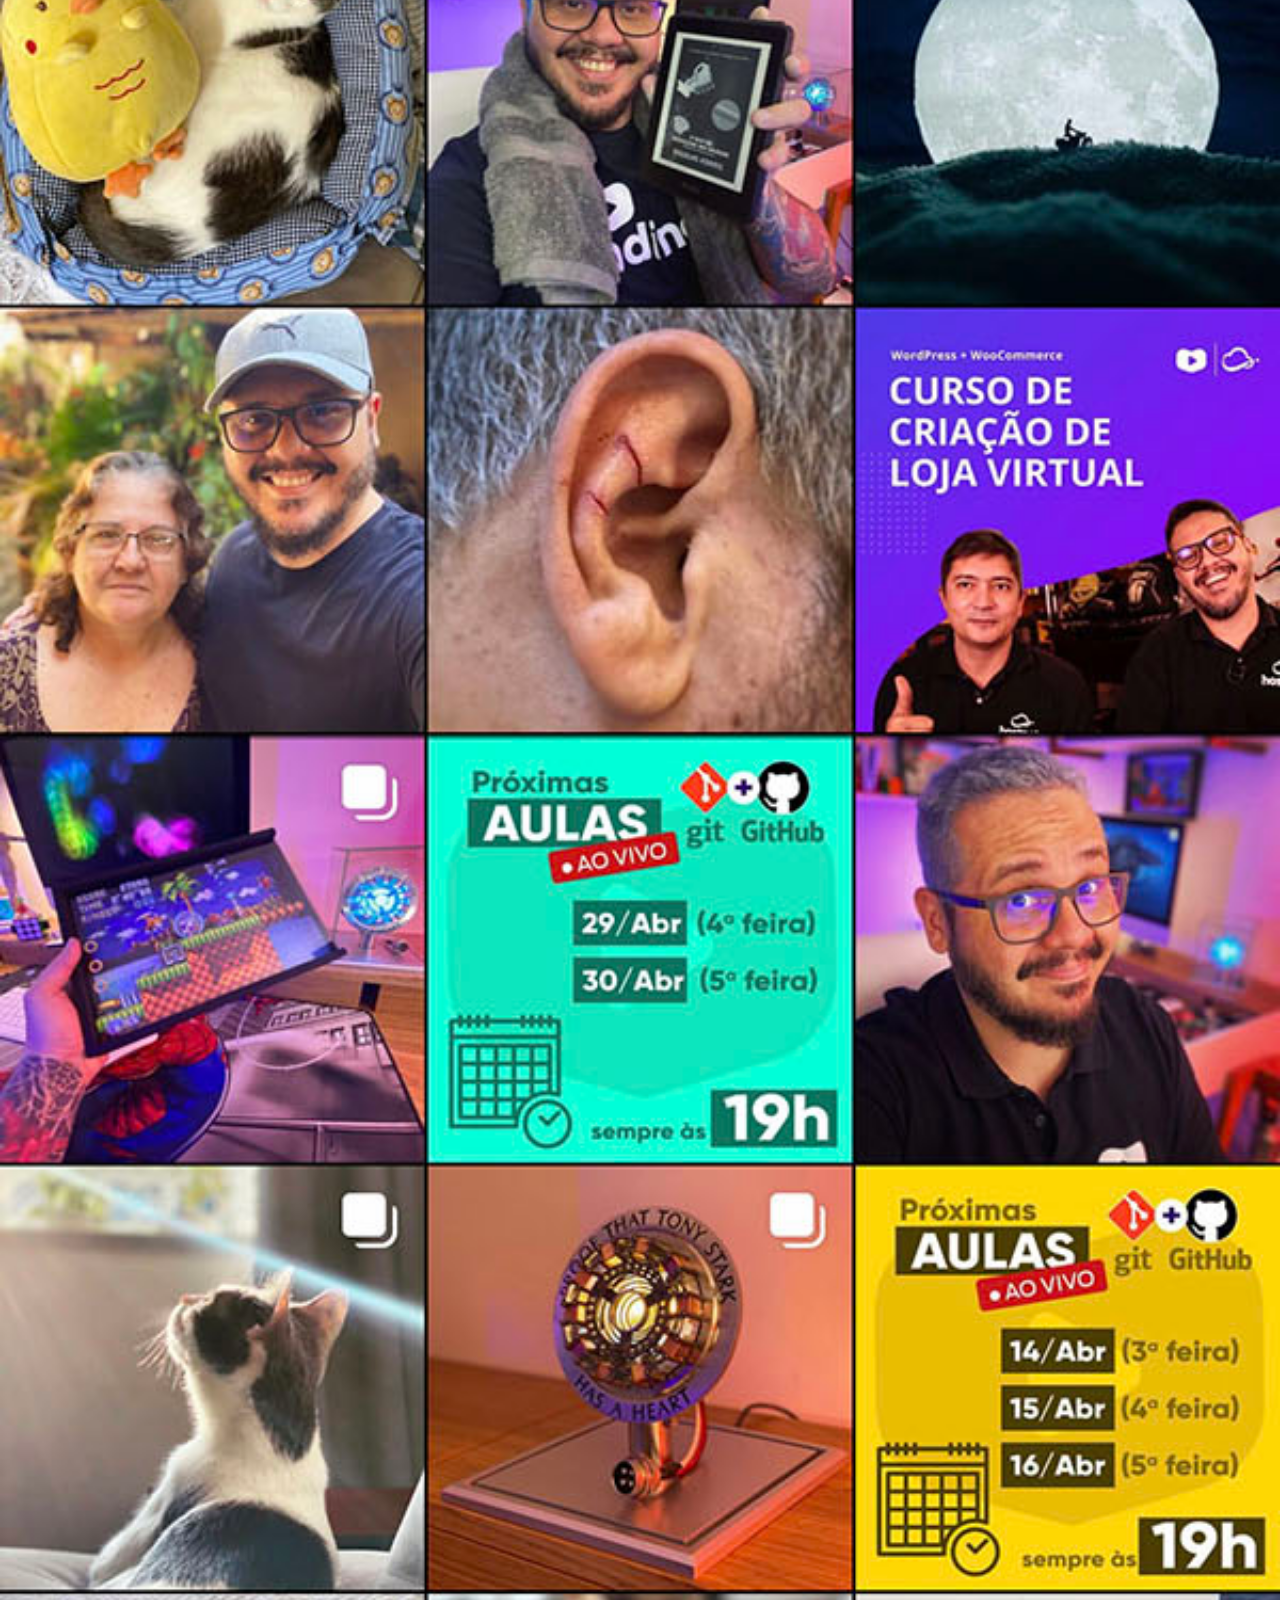
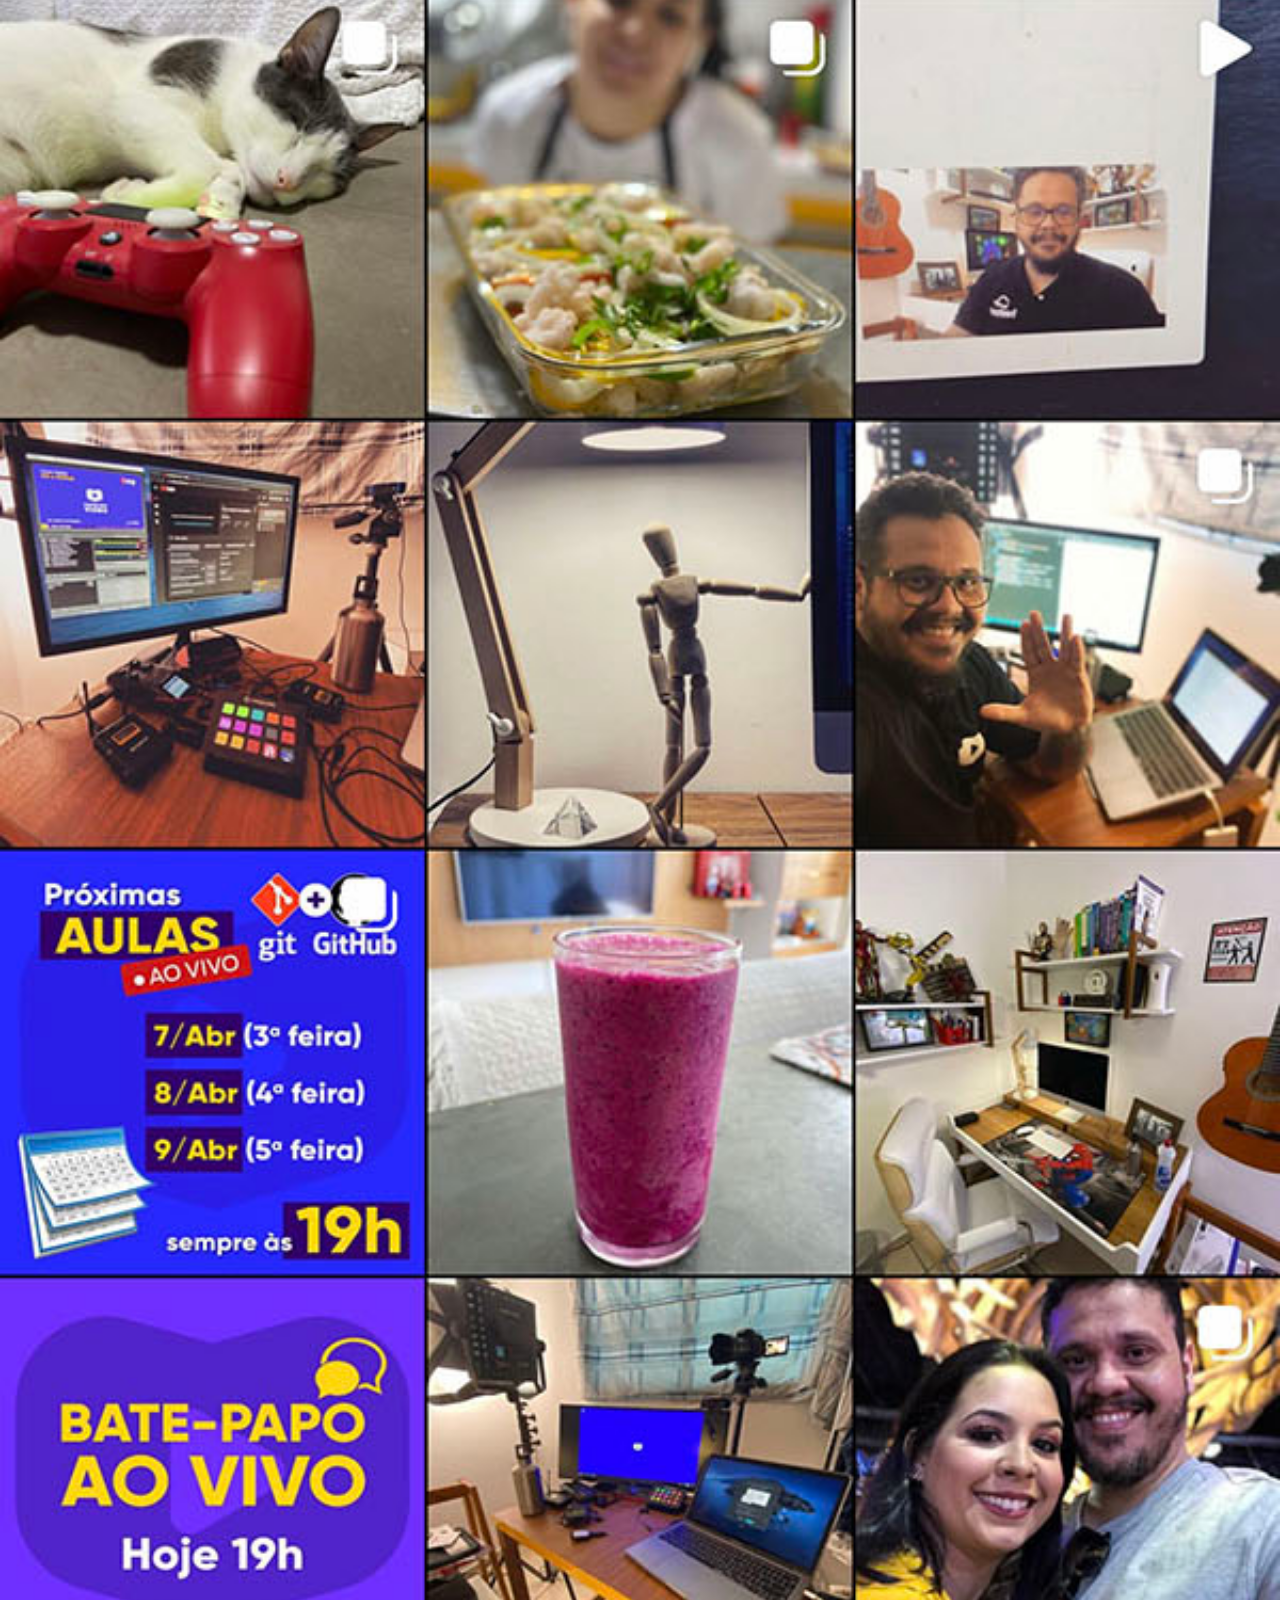
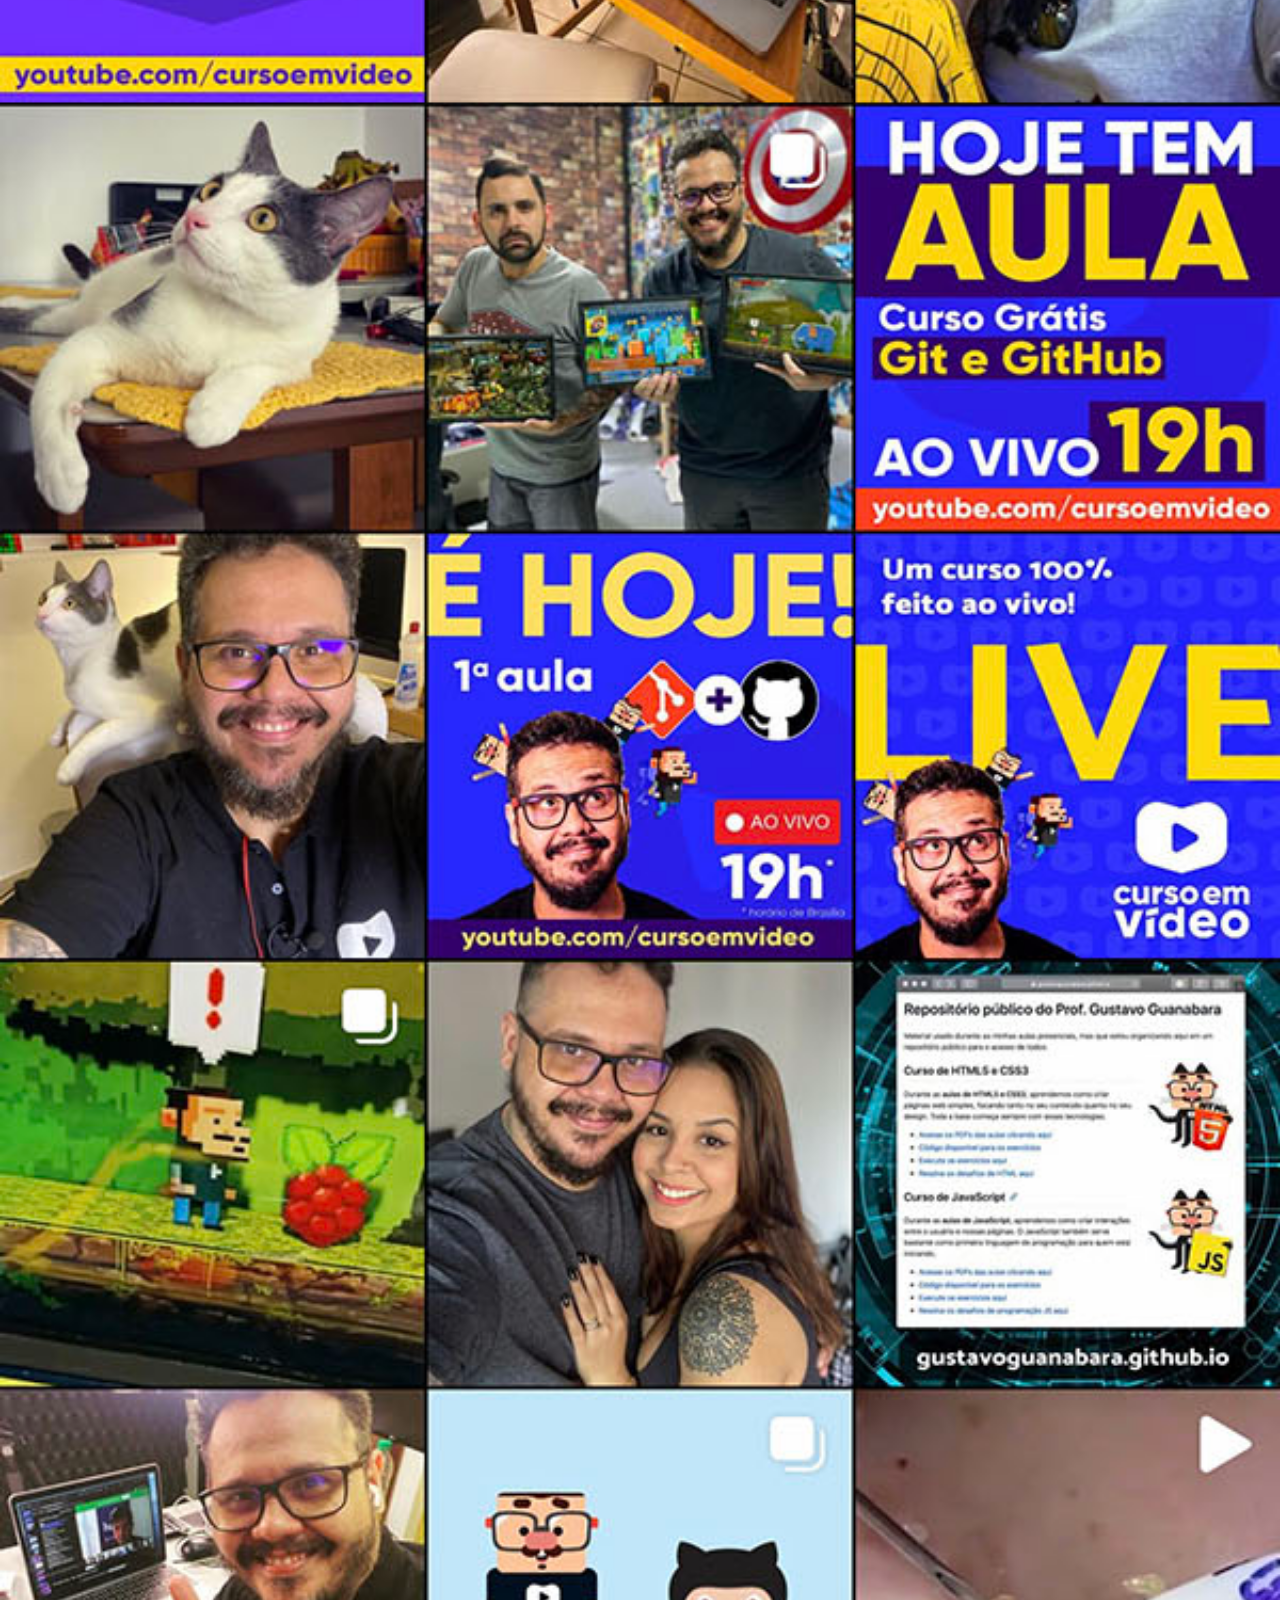
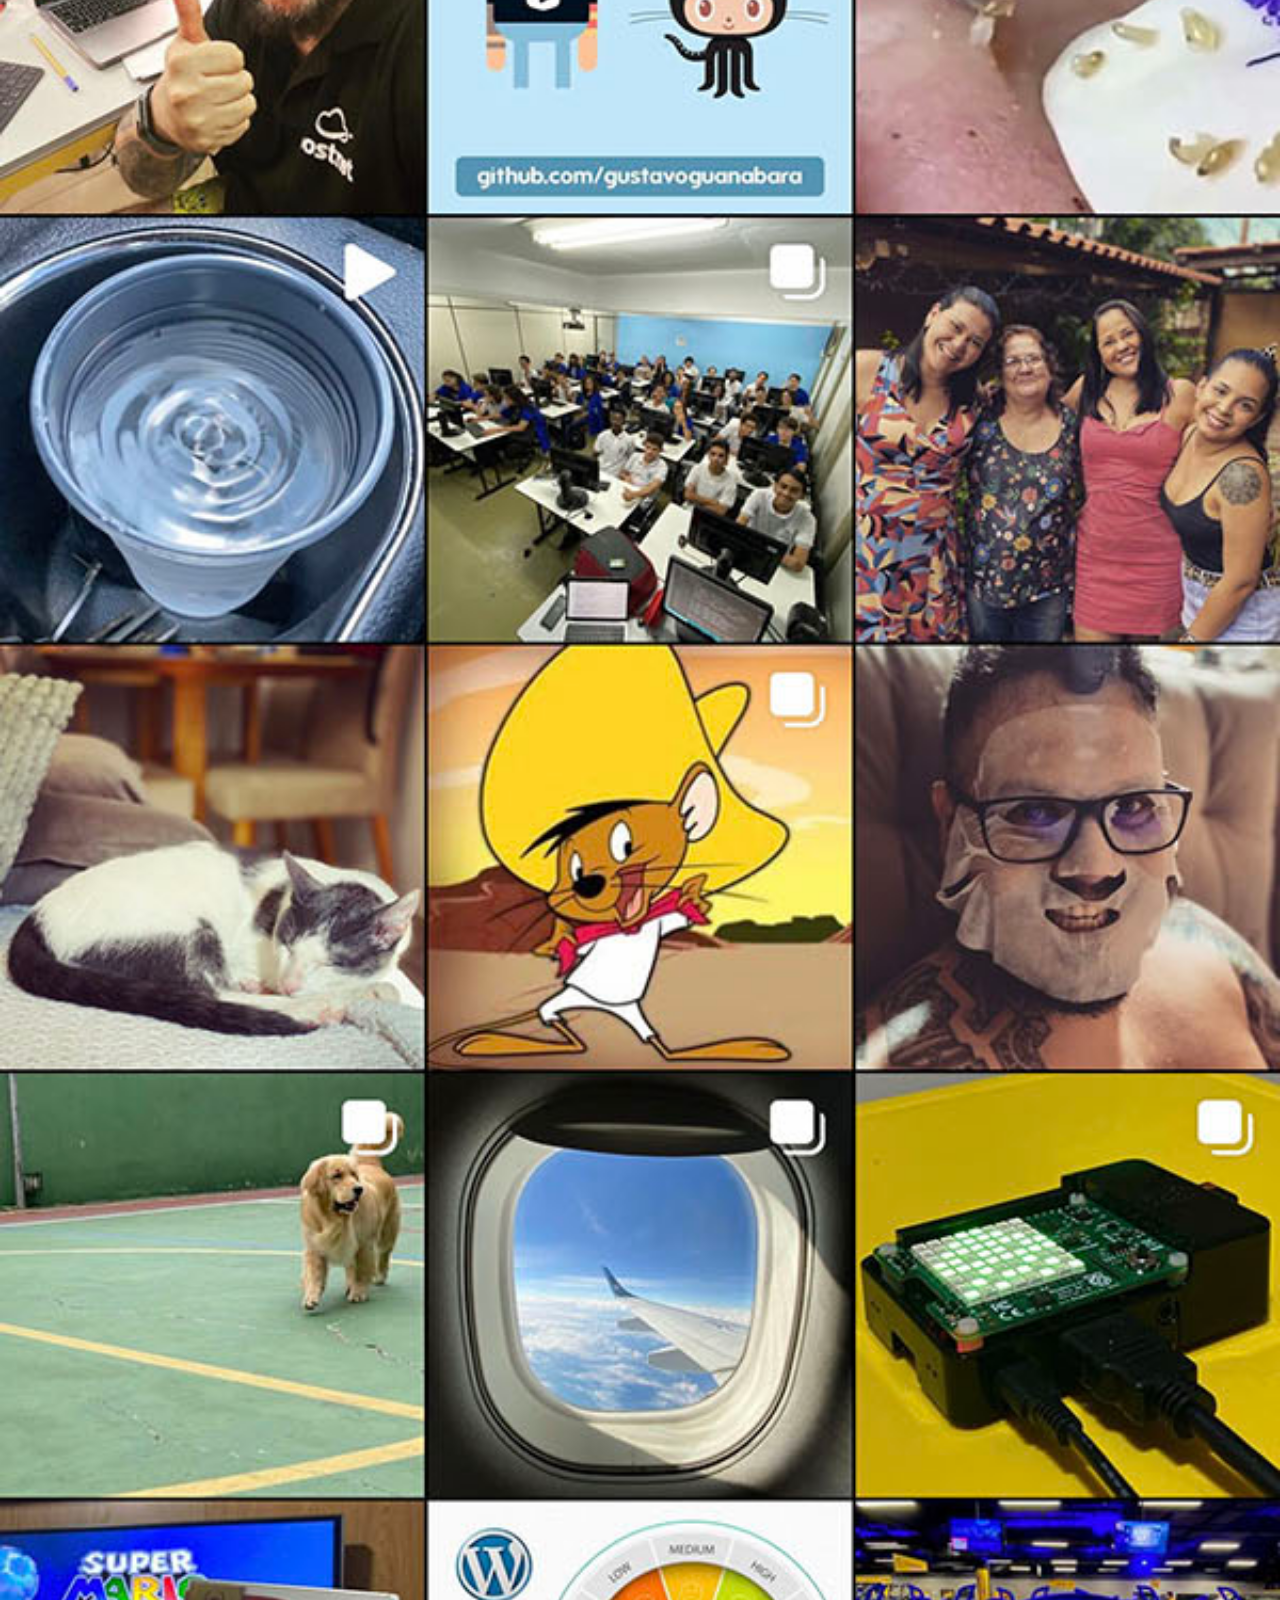
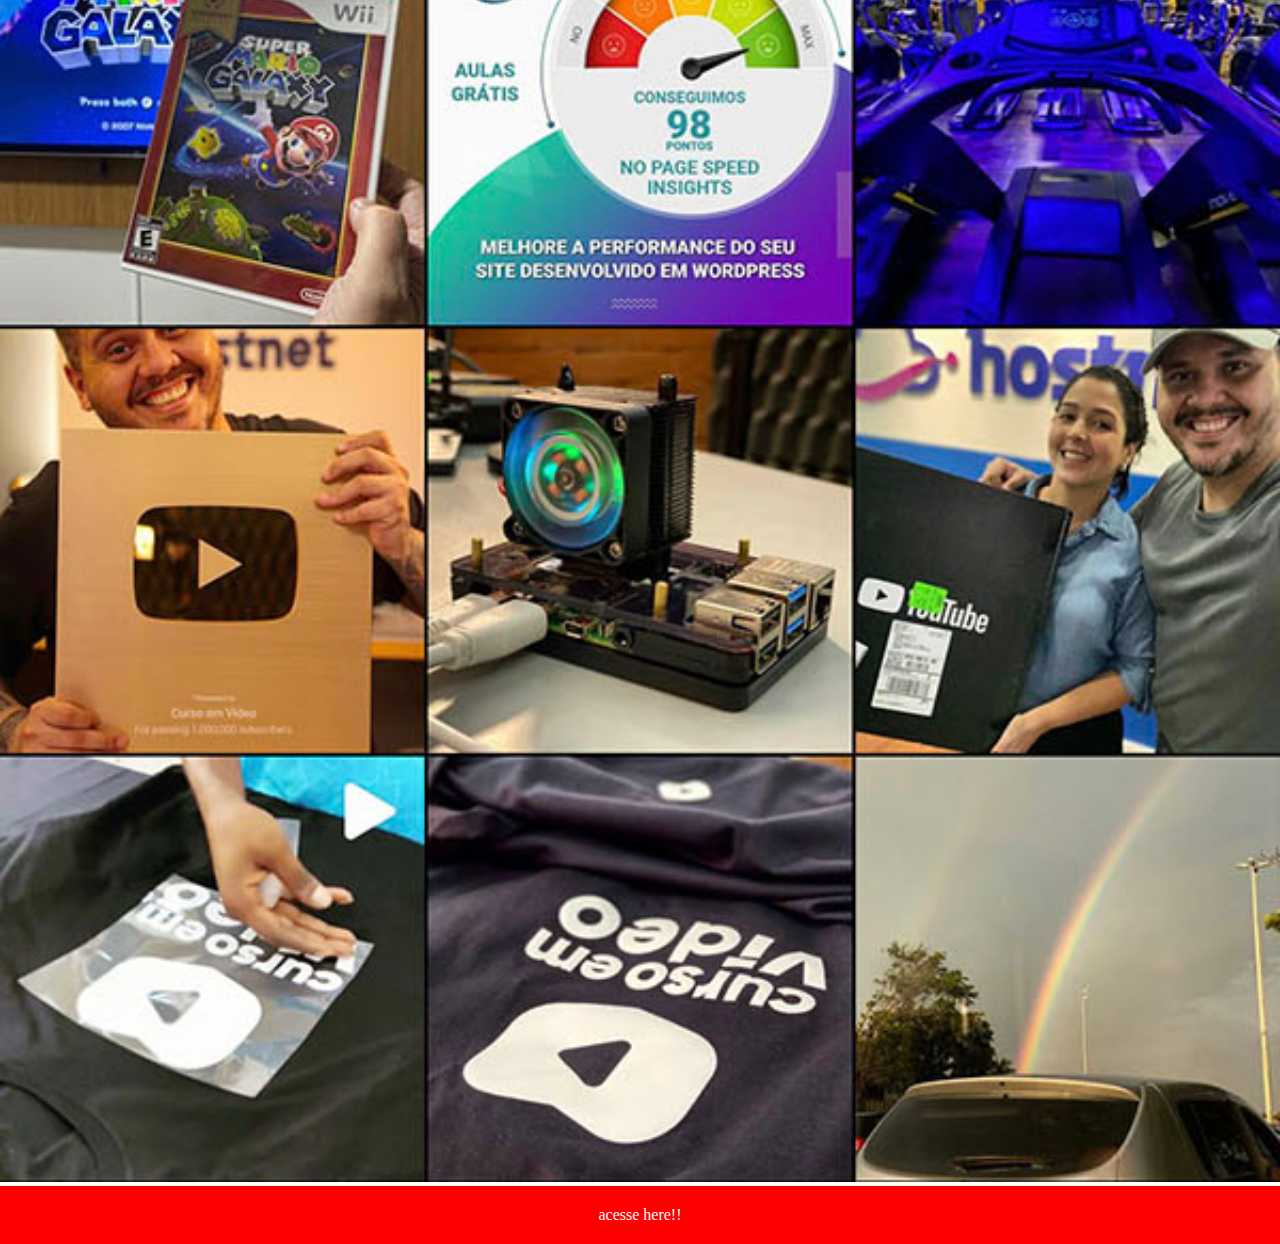
<file: instagram.html>
<!DOCTYPE html>
<html lang="pt-br">
<head>
    <meta charset="UTF-8">
    <meta http-equiv="X-UA-Compatible" content="IE=edge">
    <meta name="viewport" content="width=device-width, initial-scale=1.0">
    <title>instagram</title>
    <style>
    *{
            padding: 0px;
            margin: 0px;

    }
    ::-webkit-scrollbar{
        width: 0px;
        height: 0px;
    }
    img{
        width: 100vw;
    }
    a{
        display: block;
        background-color: red;
        padding: 20px;
        text-align: center;
        font-size: bold;
        text-decoration: none;
        color: white;
    }
        
    </style>
</head>
<body>
    <img src="imagens/tela-instagram.jpg" alt="instagram" >
    <a href="#" target="_blank">acesse here!!</a>
</body>
</html>
</file>
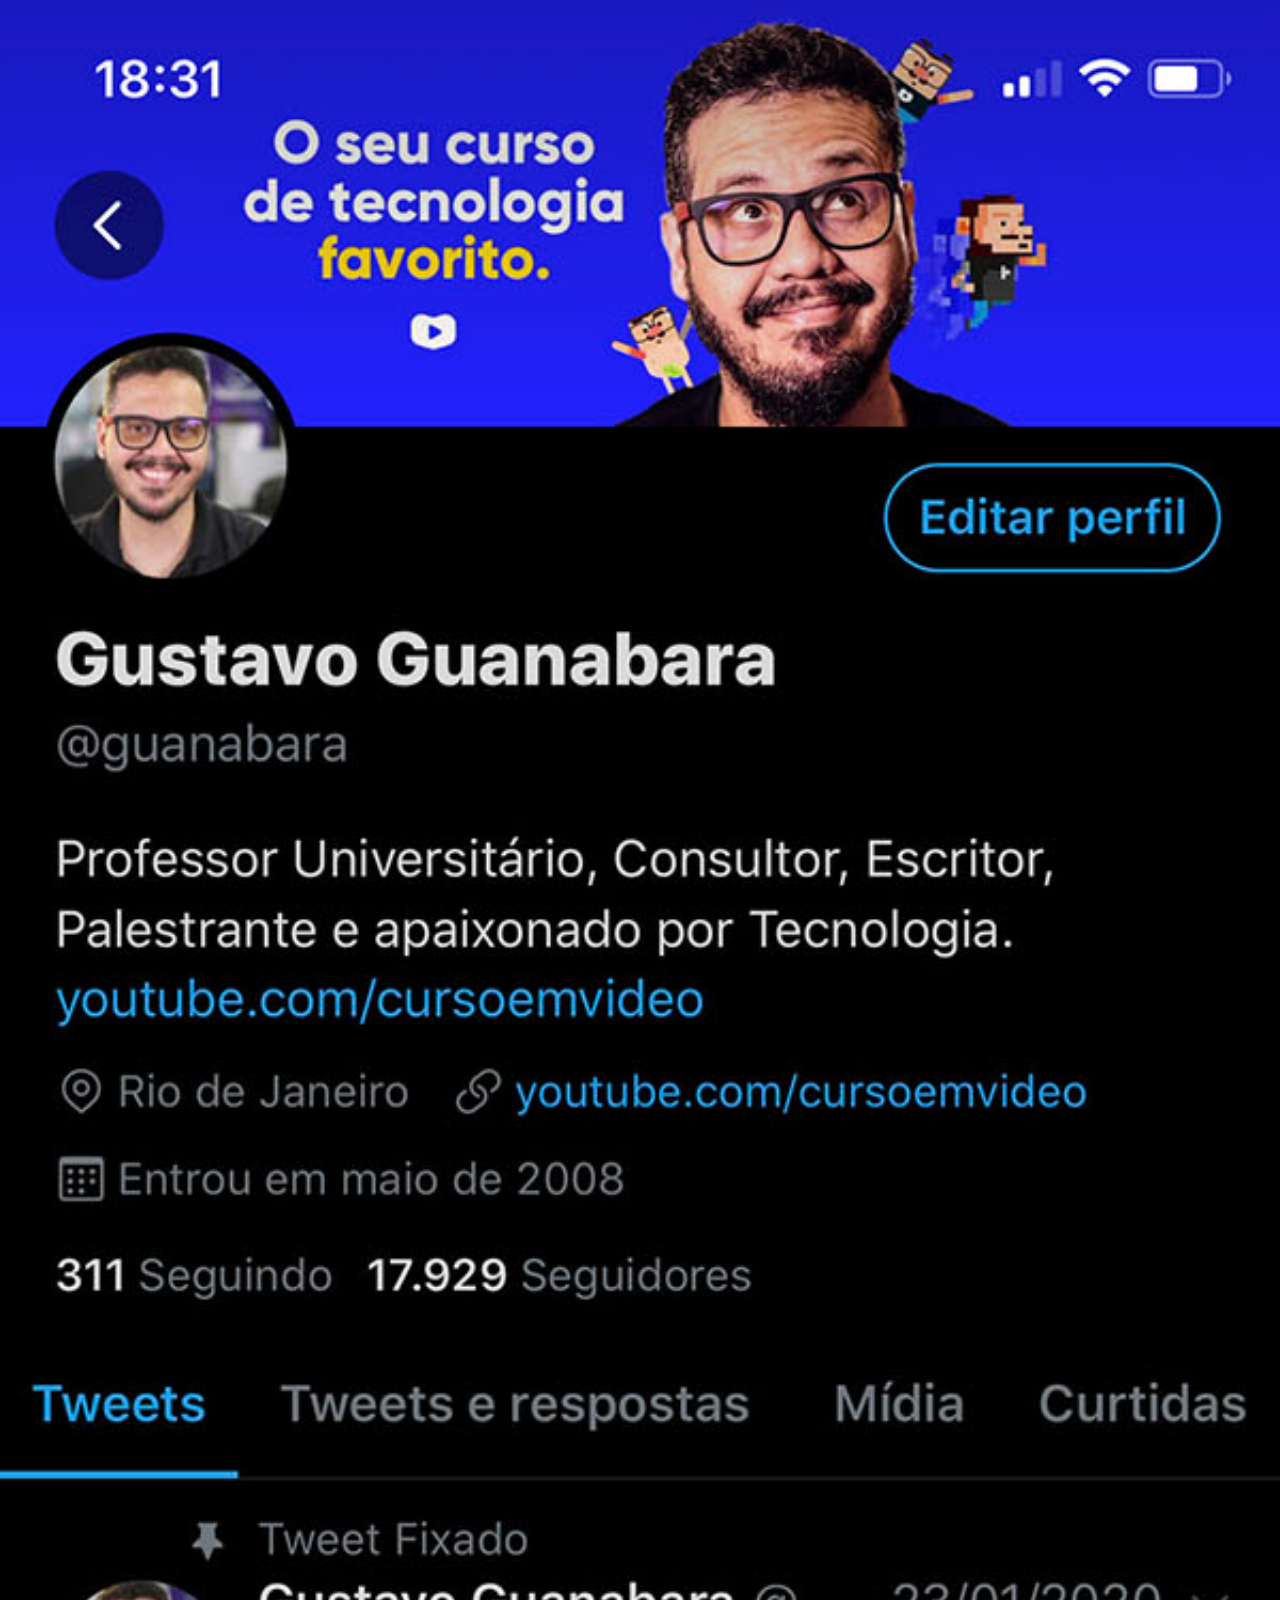
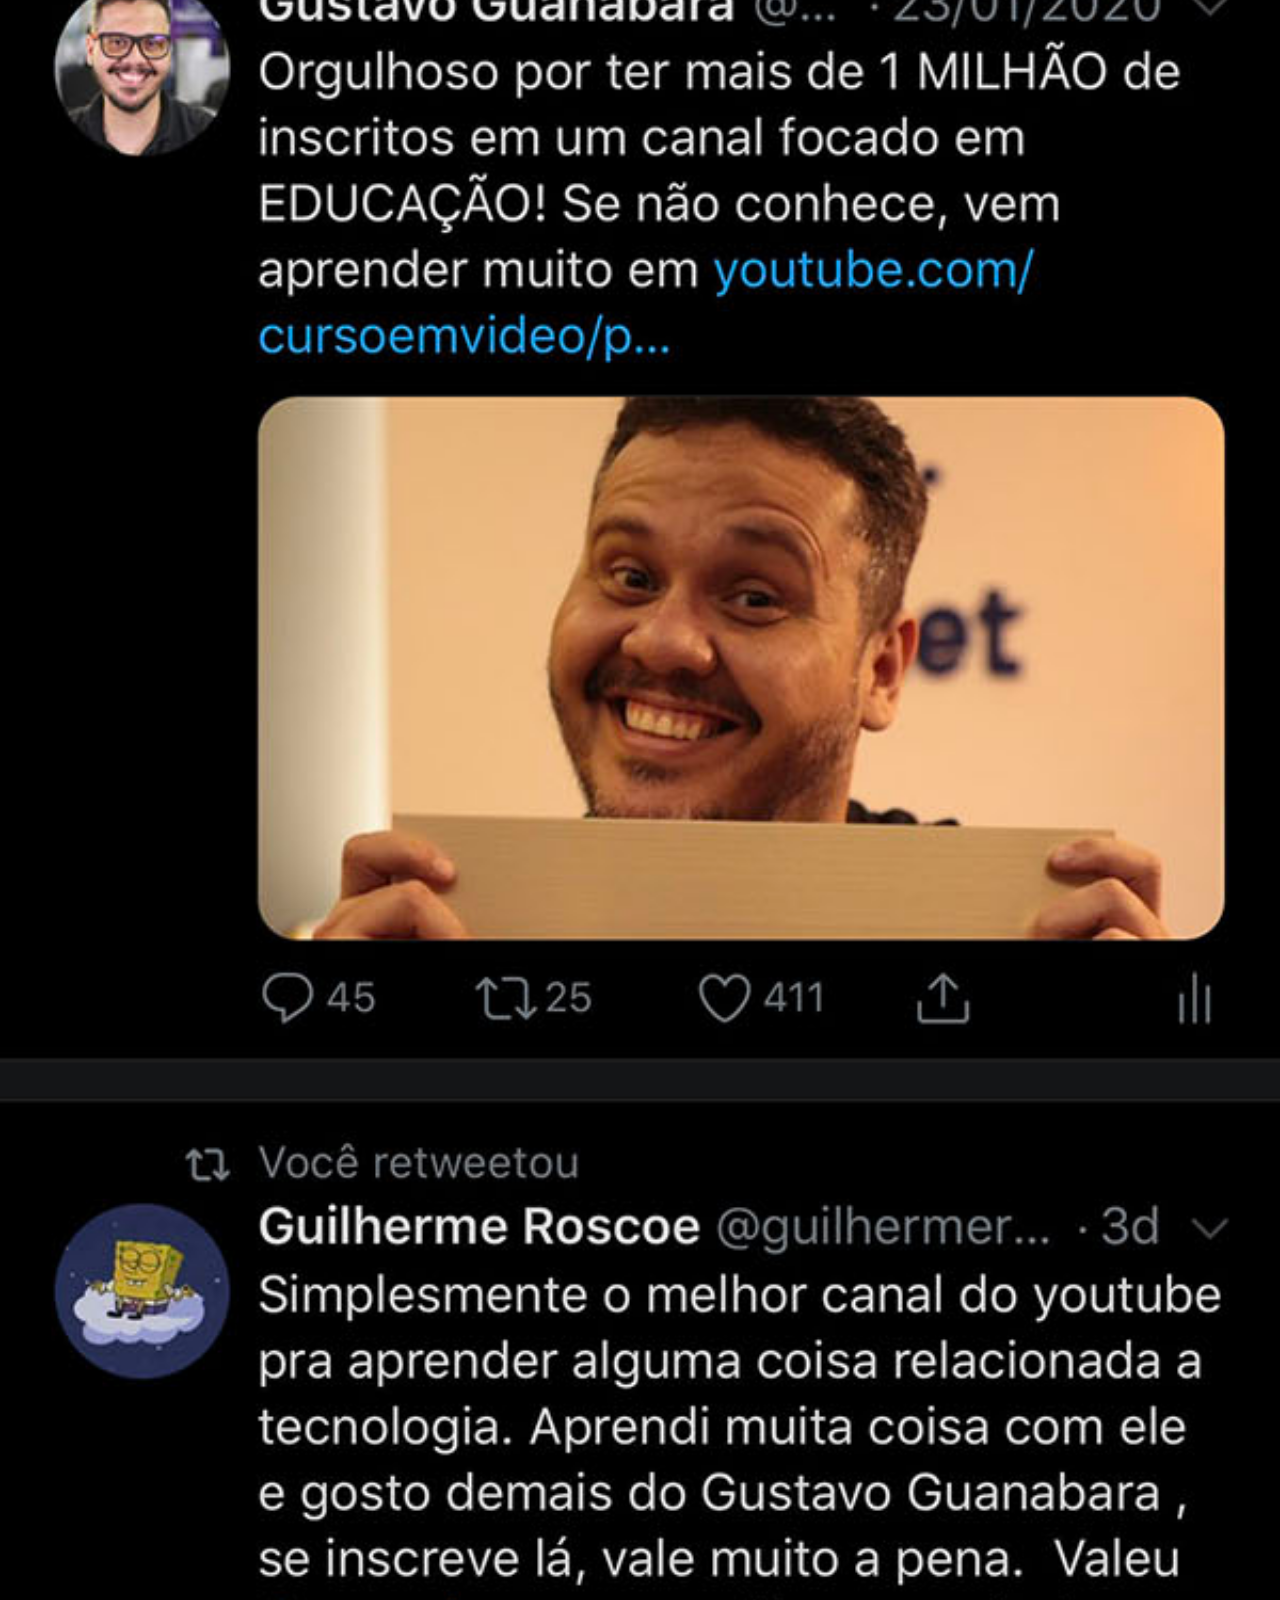
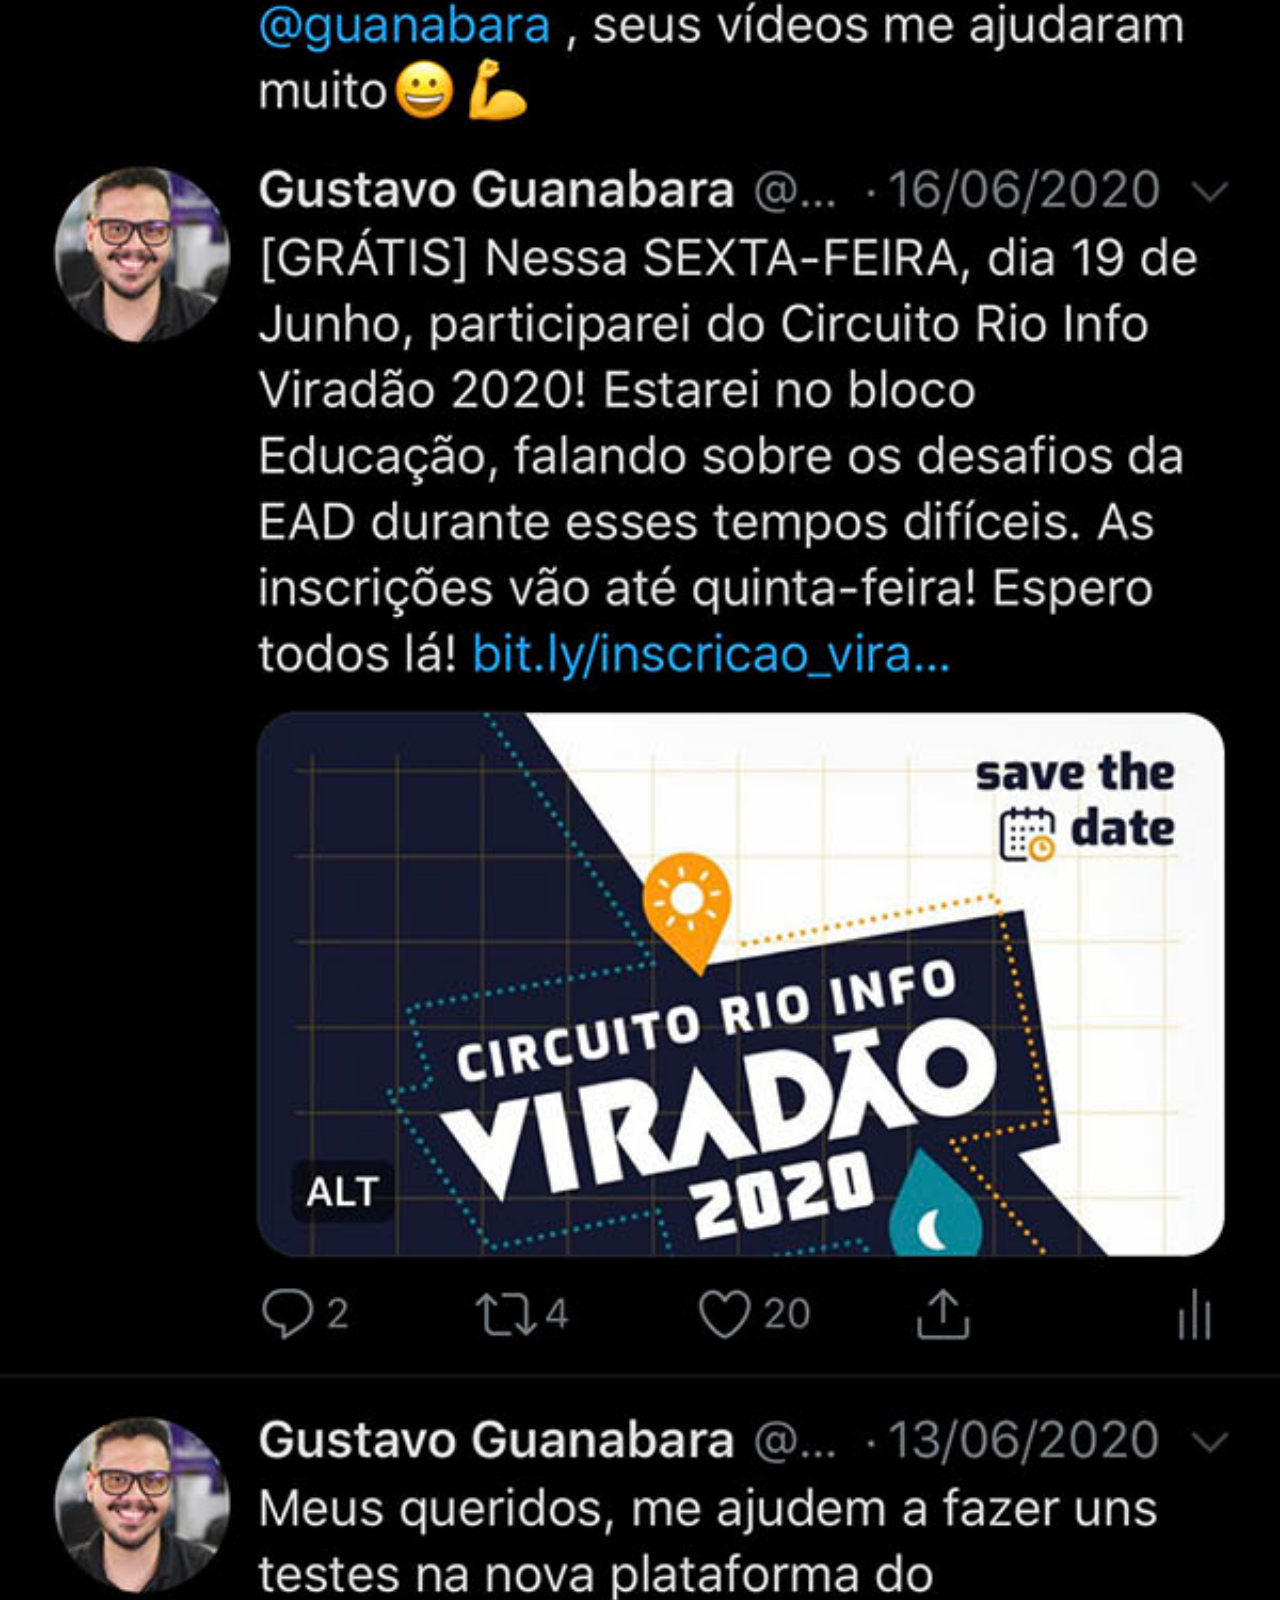
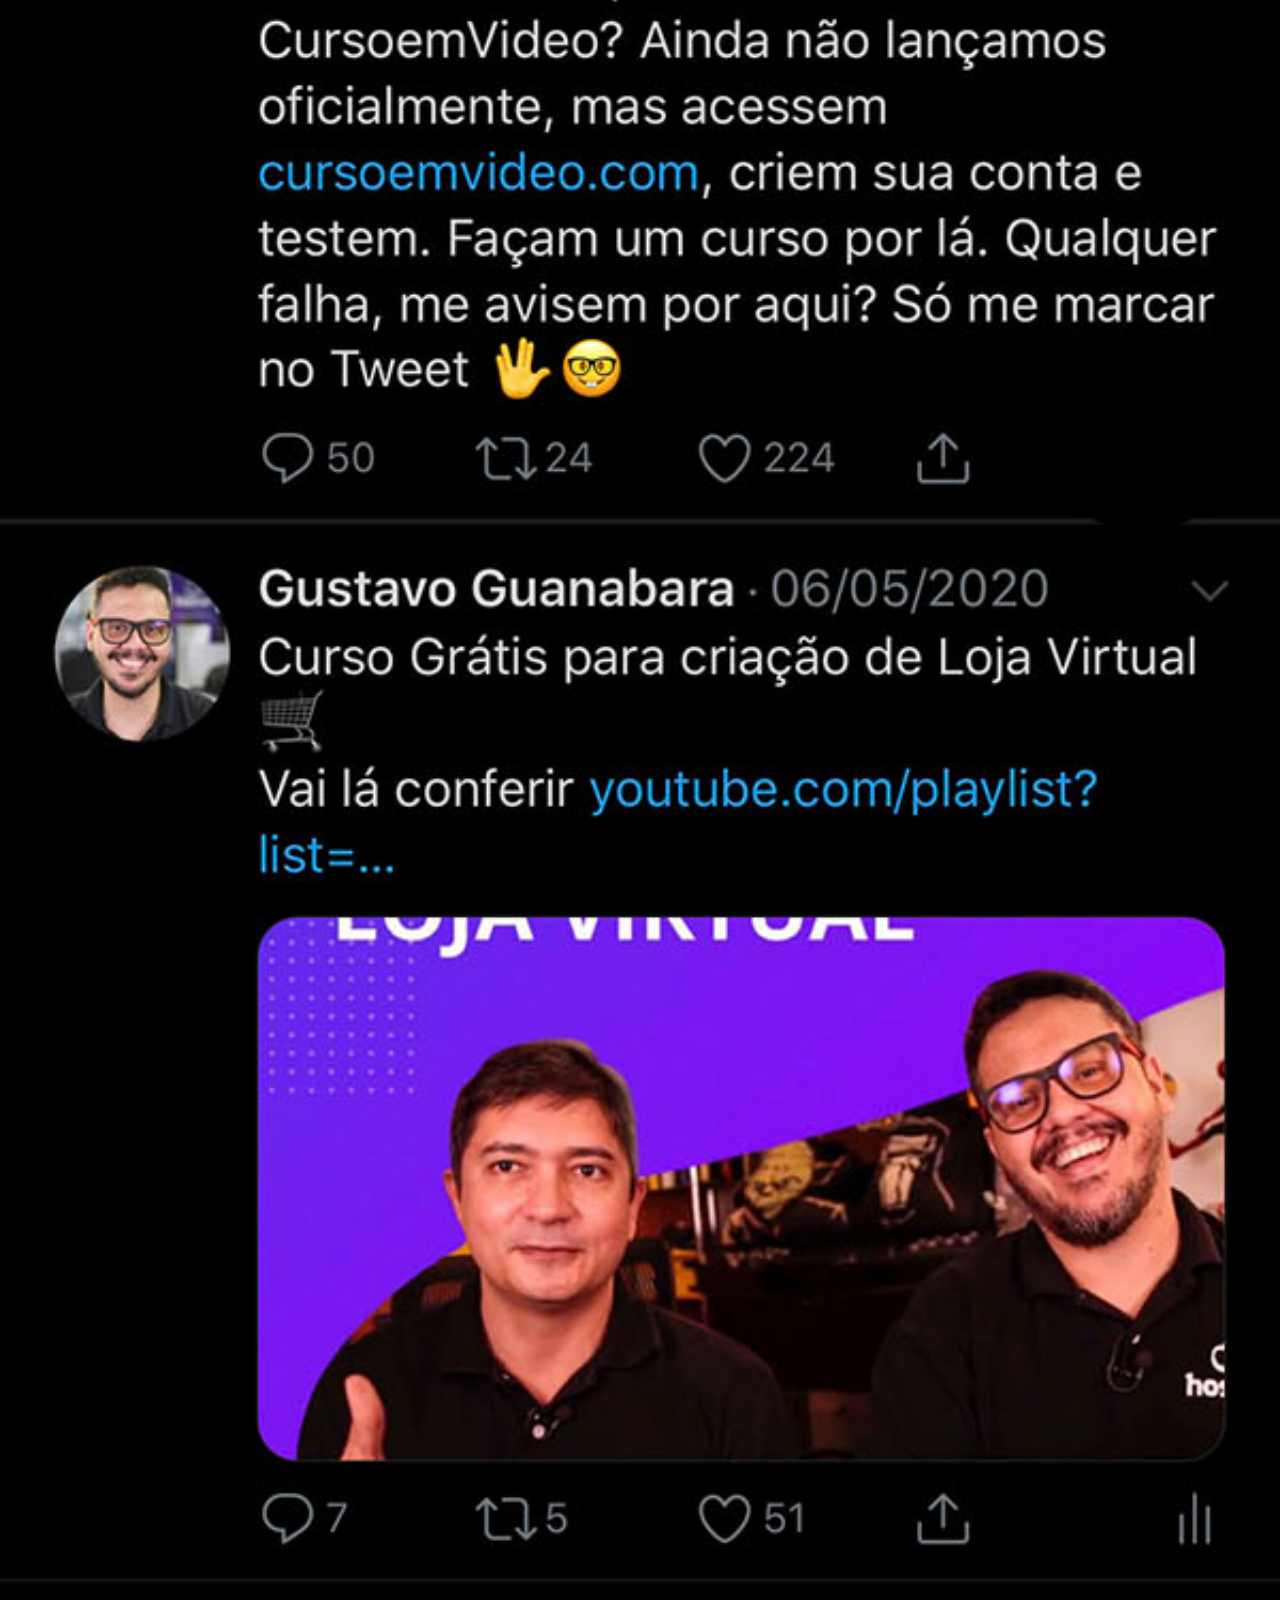
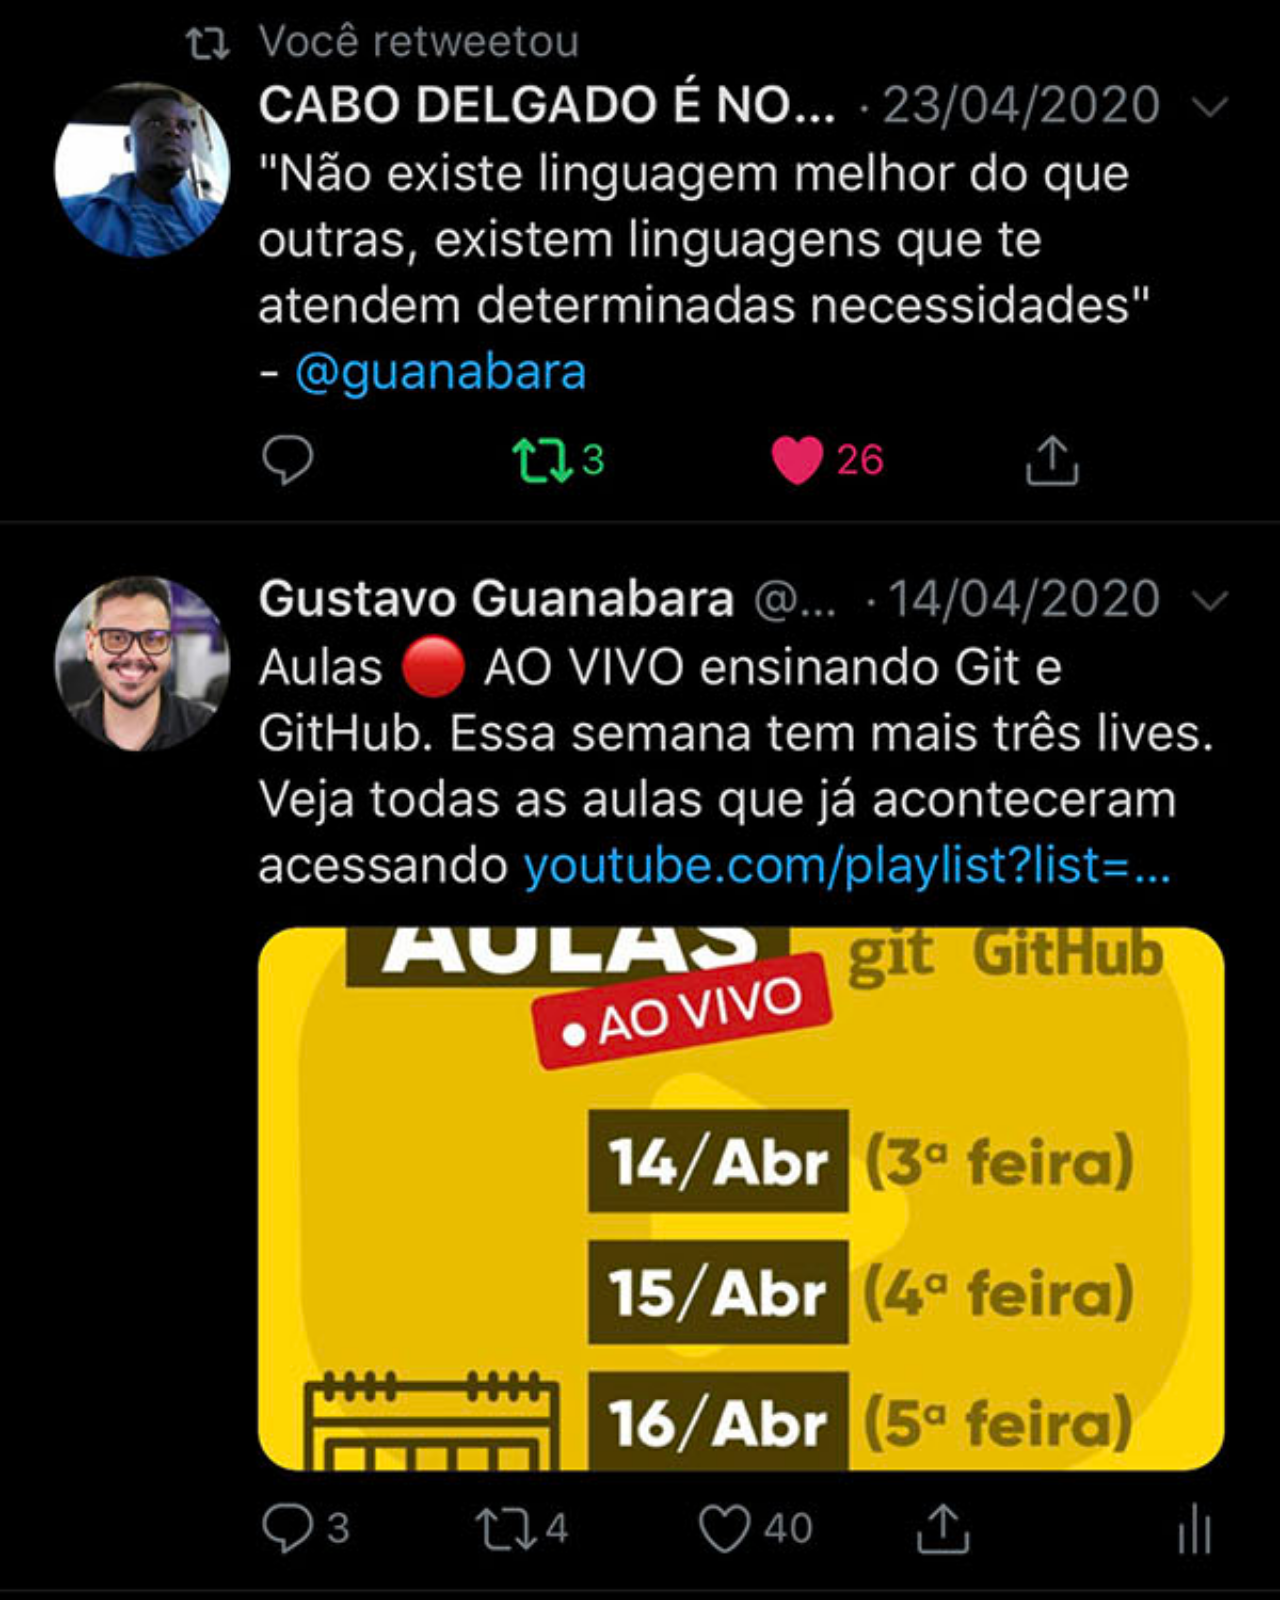
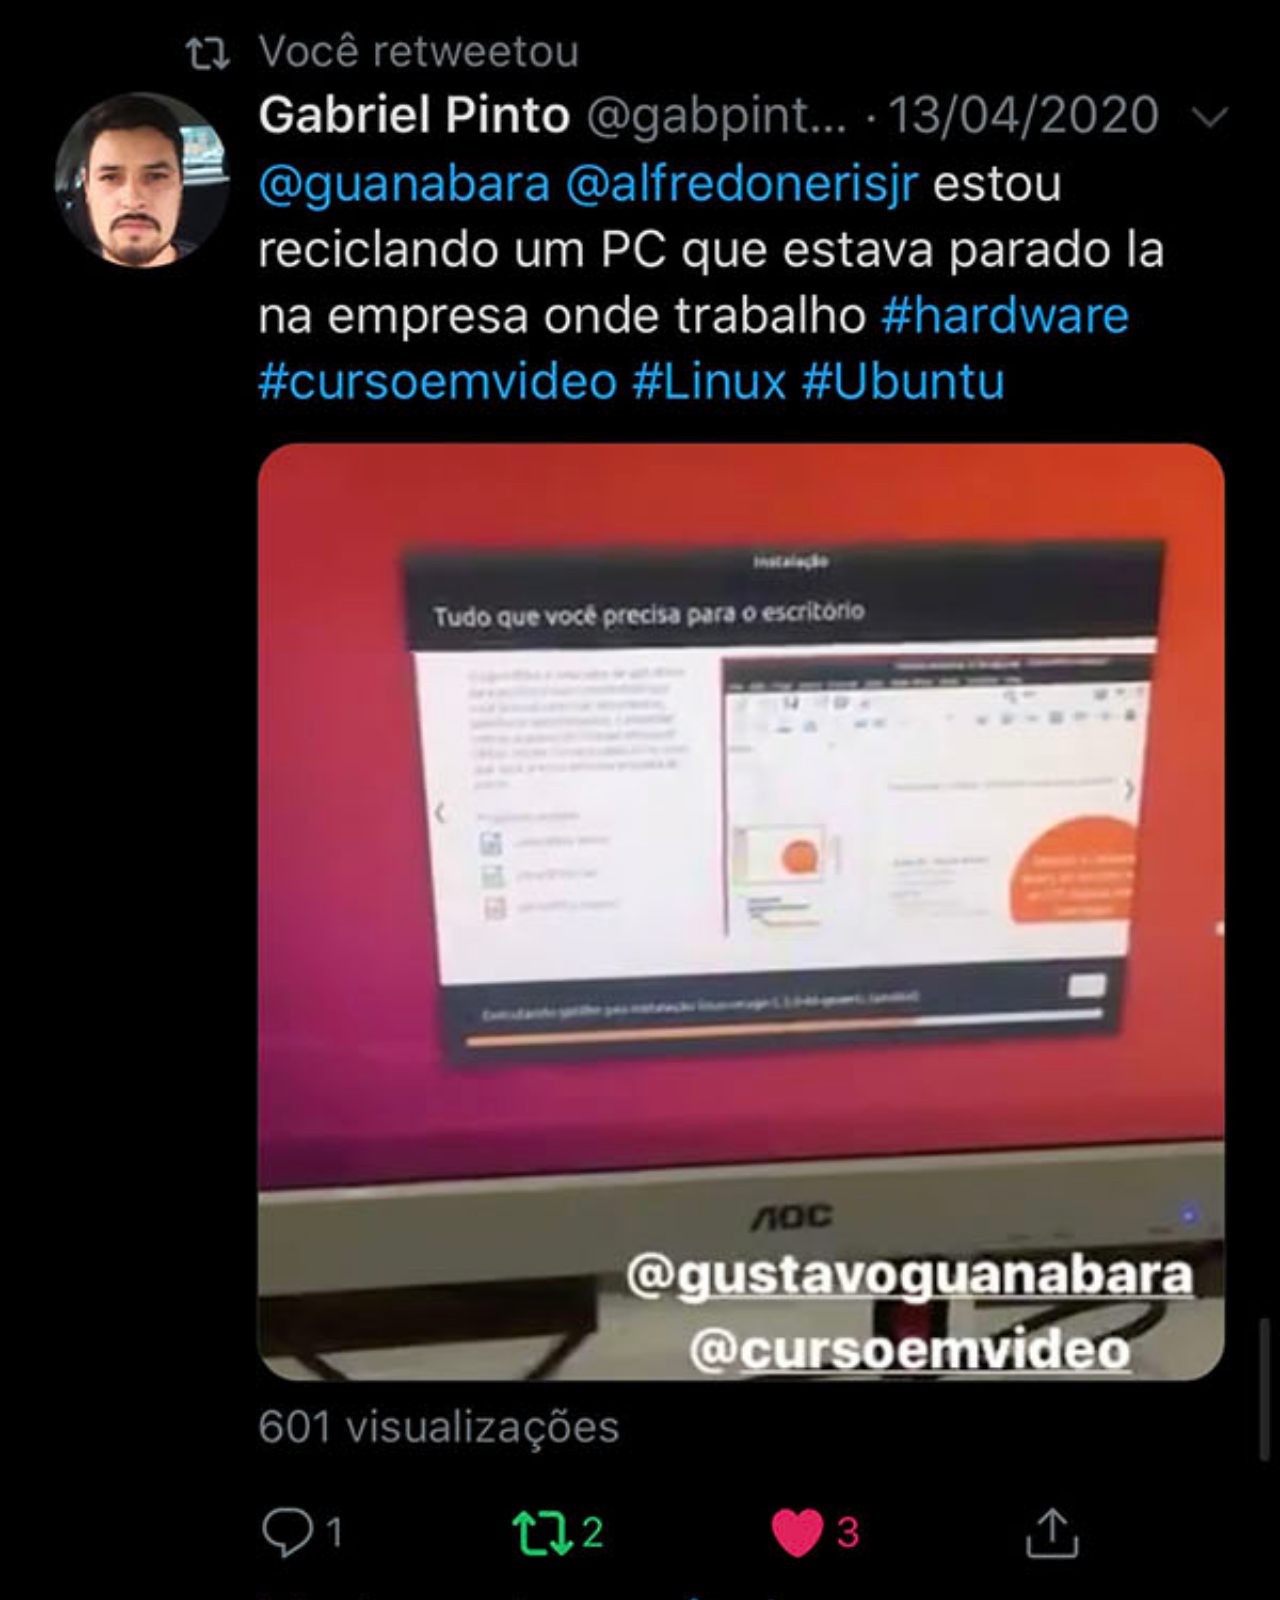
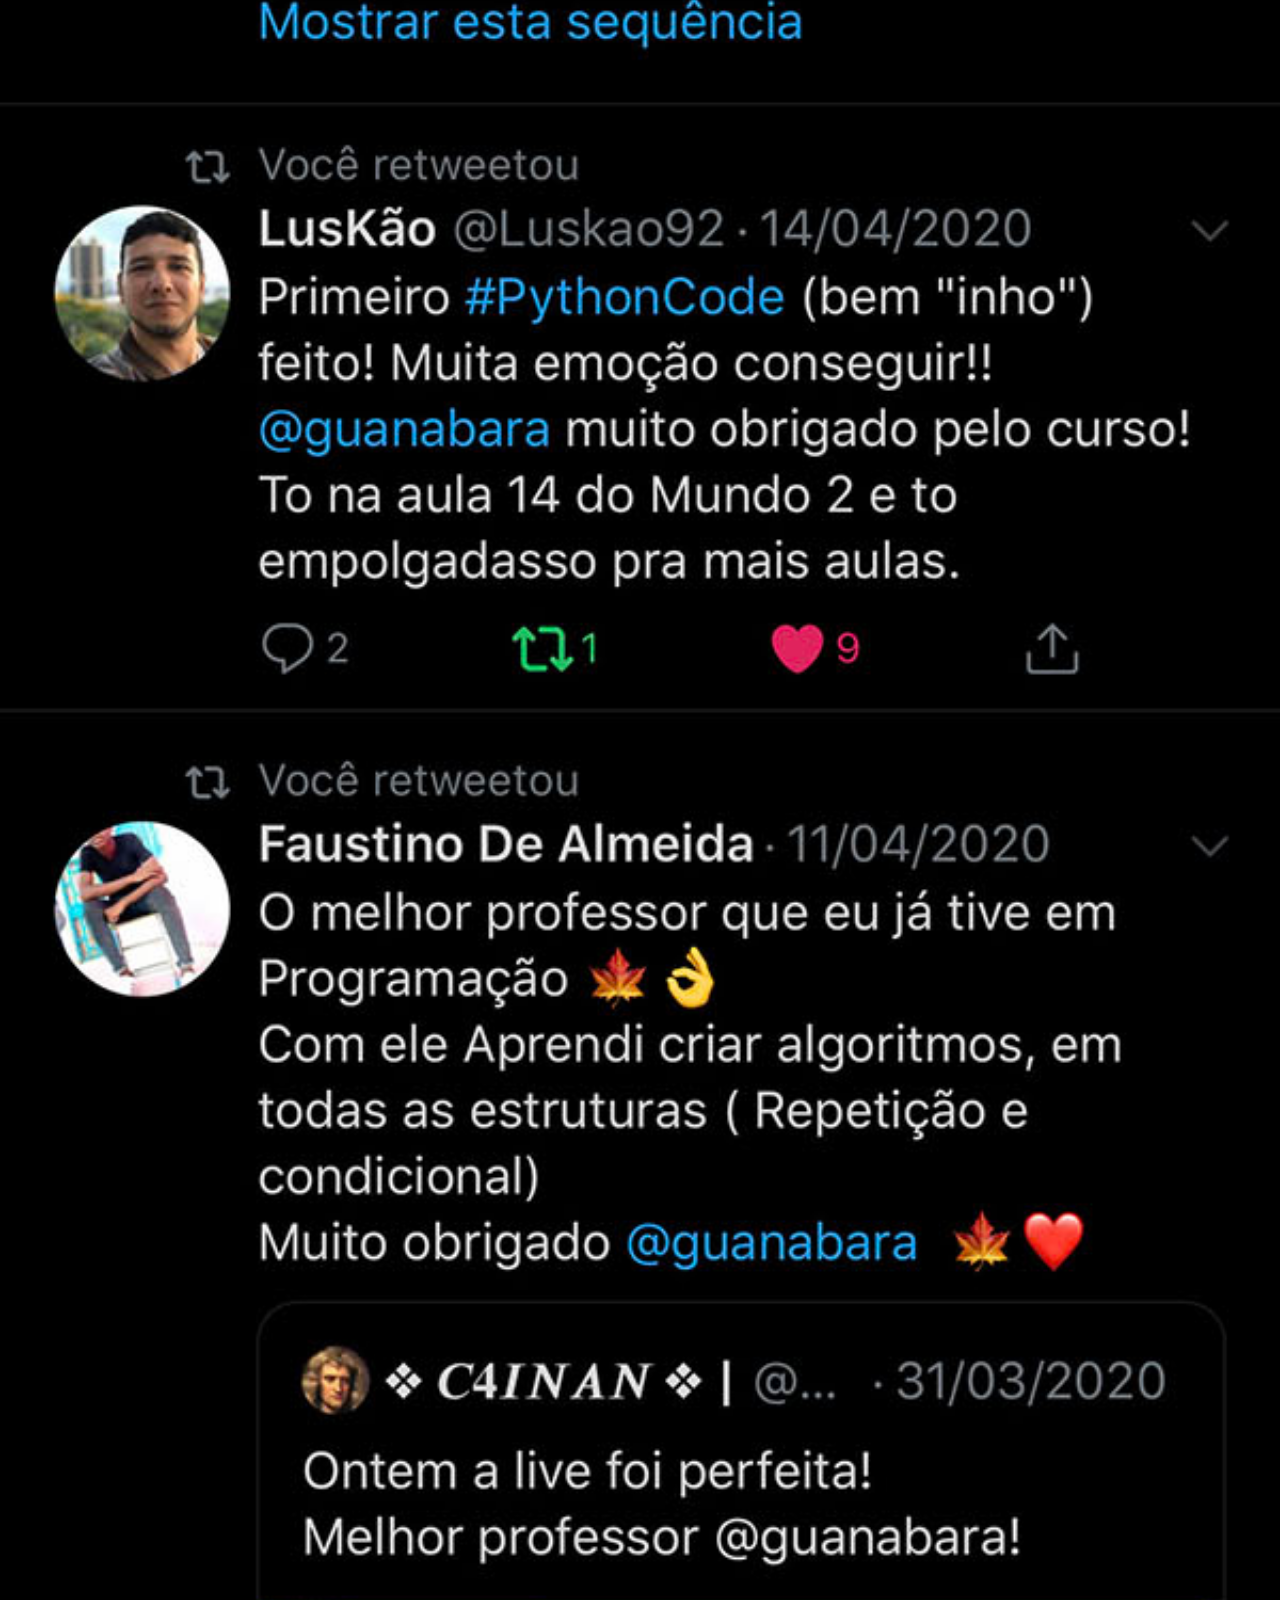
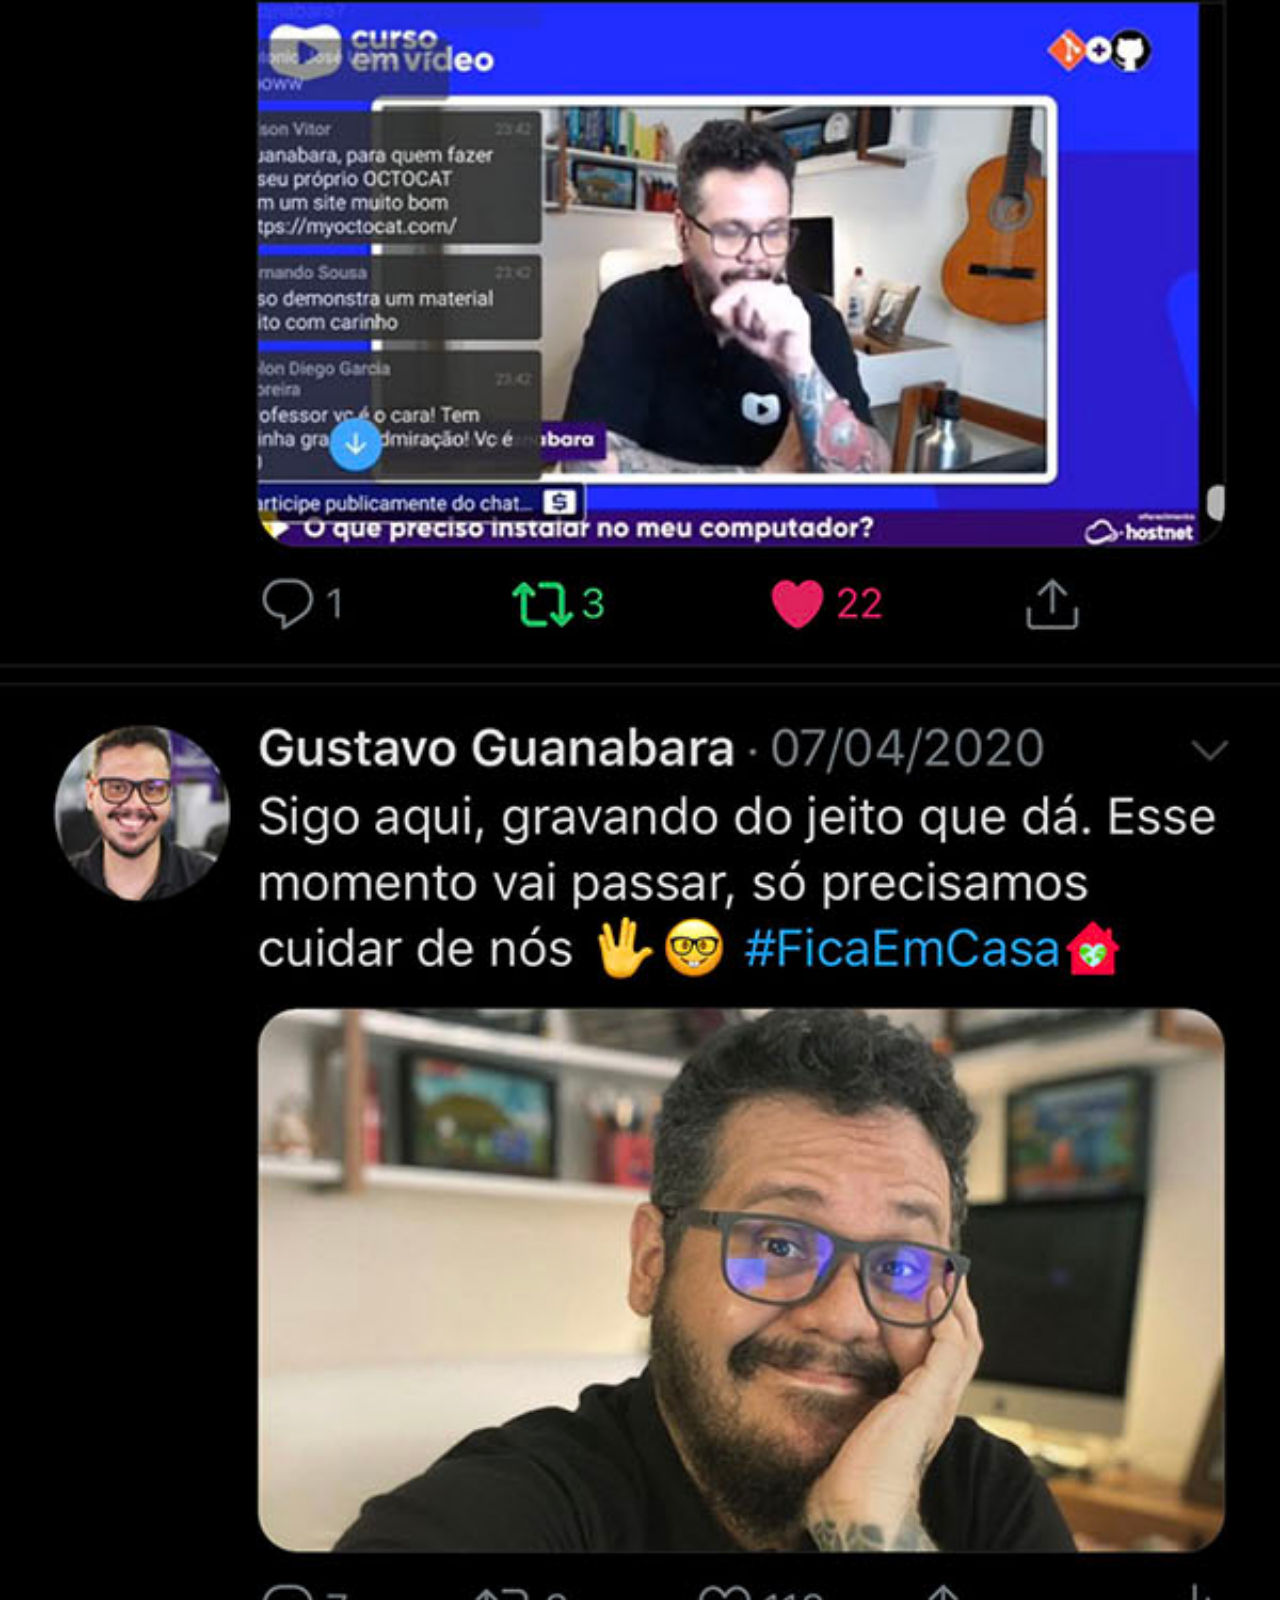
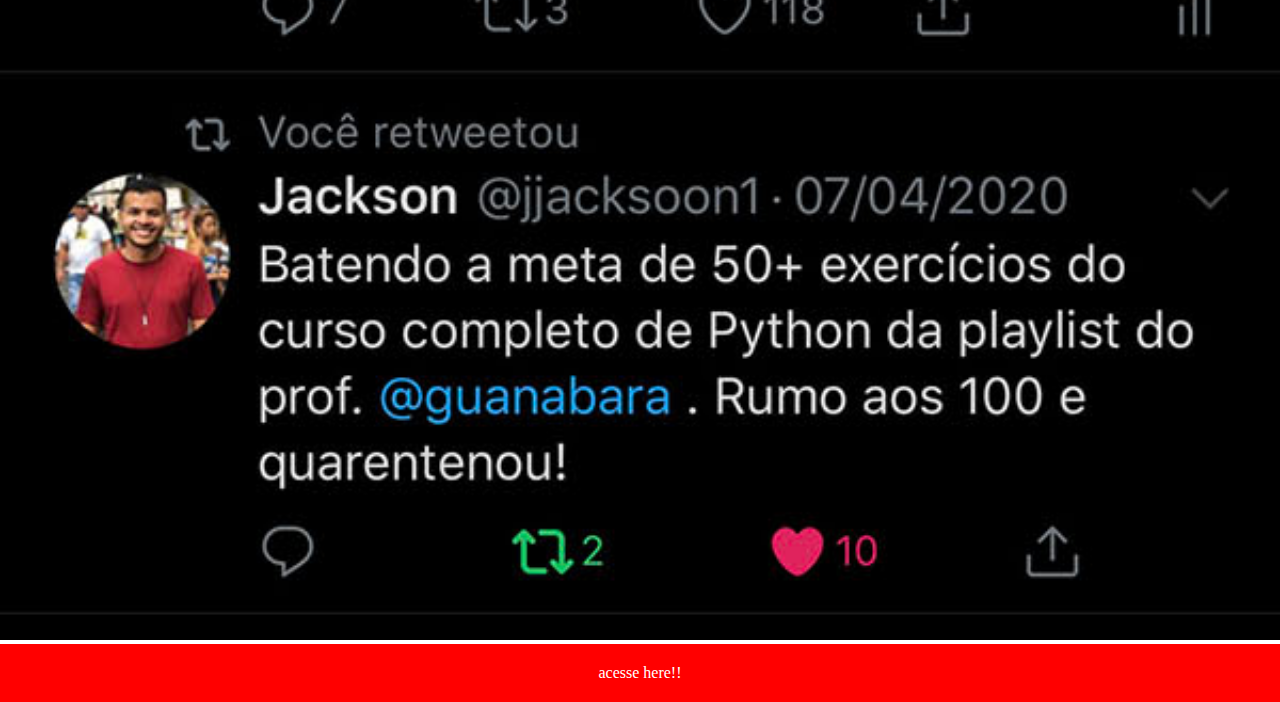
<file: twitter.html>
<!DOCTYPE html>
<html lang="pt-br">
<head>
    <meta charset="UTF-8">
    <meta http-equiv="X-UA-Compatible" content="IE=edge">
    <meta name="viewport" content="width=device-width, initial-scale=1.0">
    <title>twitter</title>
    <style>
    *{
            padding: 0px;
            margin: 0px;

    }
    ::-webkit-scrollbar{
        width: 0px;
        height: 0px;
    }
    img{
        width: 100vw;
    }
    a{
        display: block;
        background-color: red;
        padding: 20px;
        text-align: center;
        font-size: bold;
        text-decoration: none;
        color: white;
    }
        
    </style>
</head>
<body>
    <img src="imagens/tela-twitter.jpg" alt="instagram" >
    <a href="#" target="_blank">acesse here!!</a>
</body>
</html>
</file>
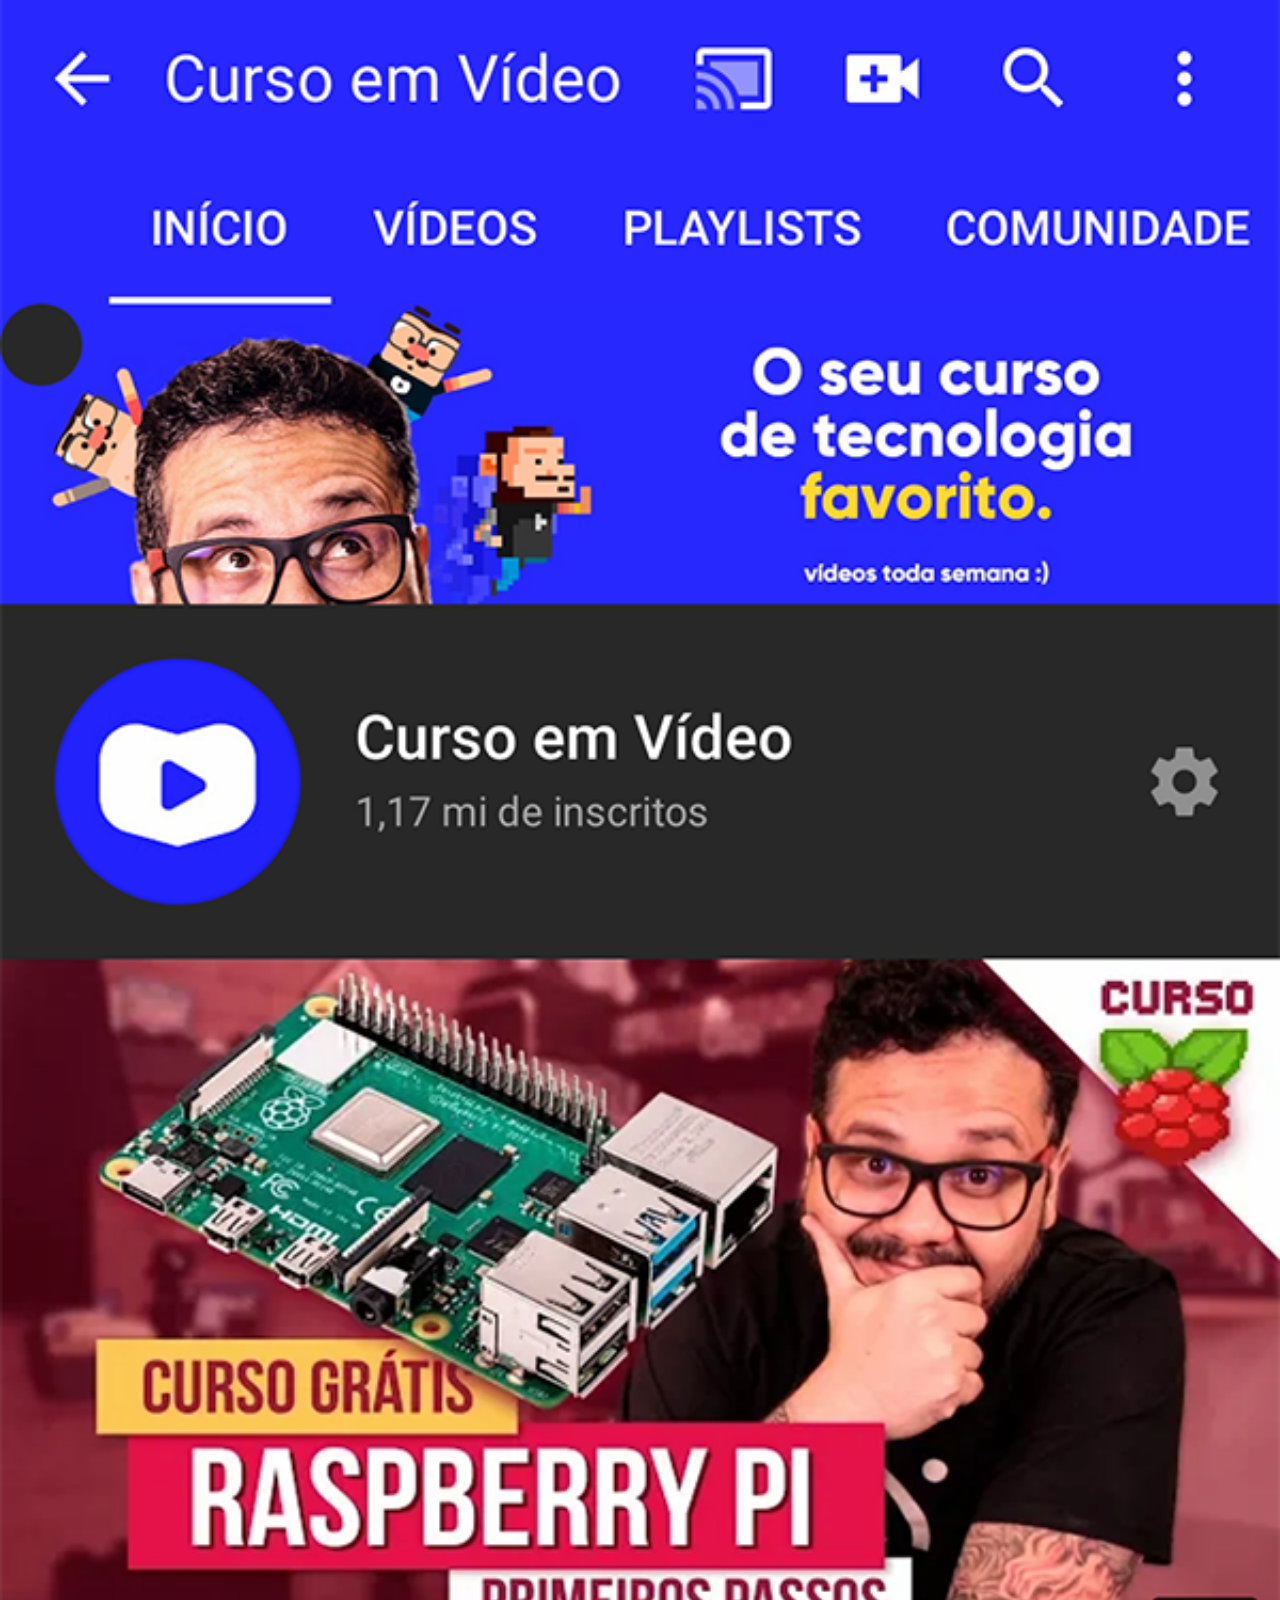
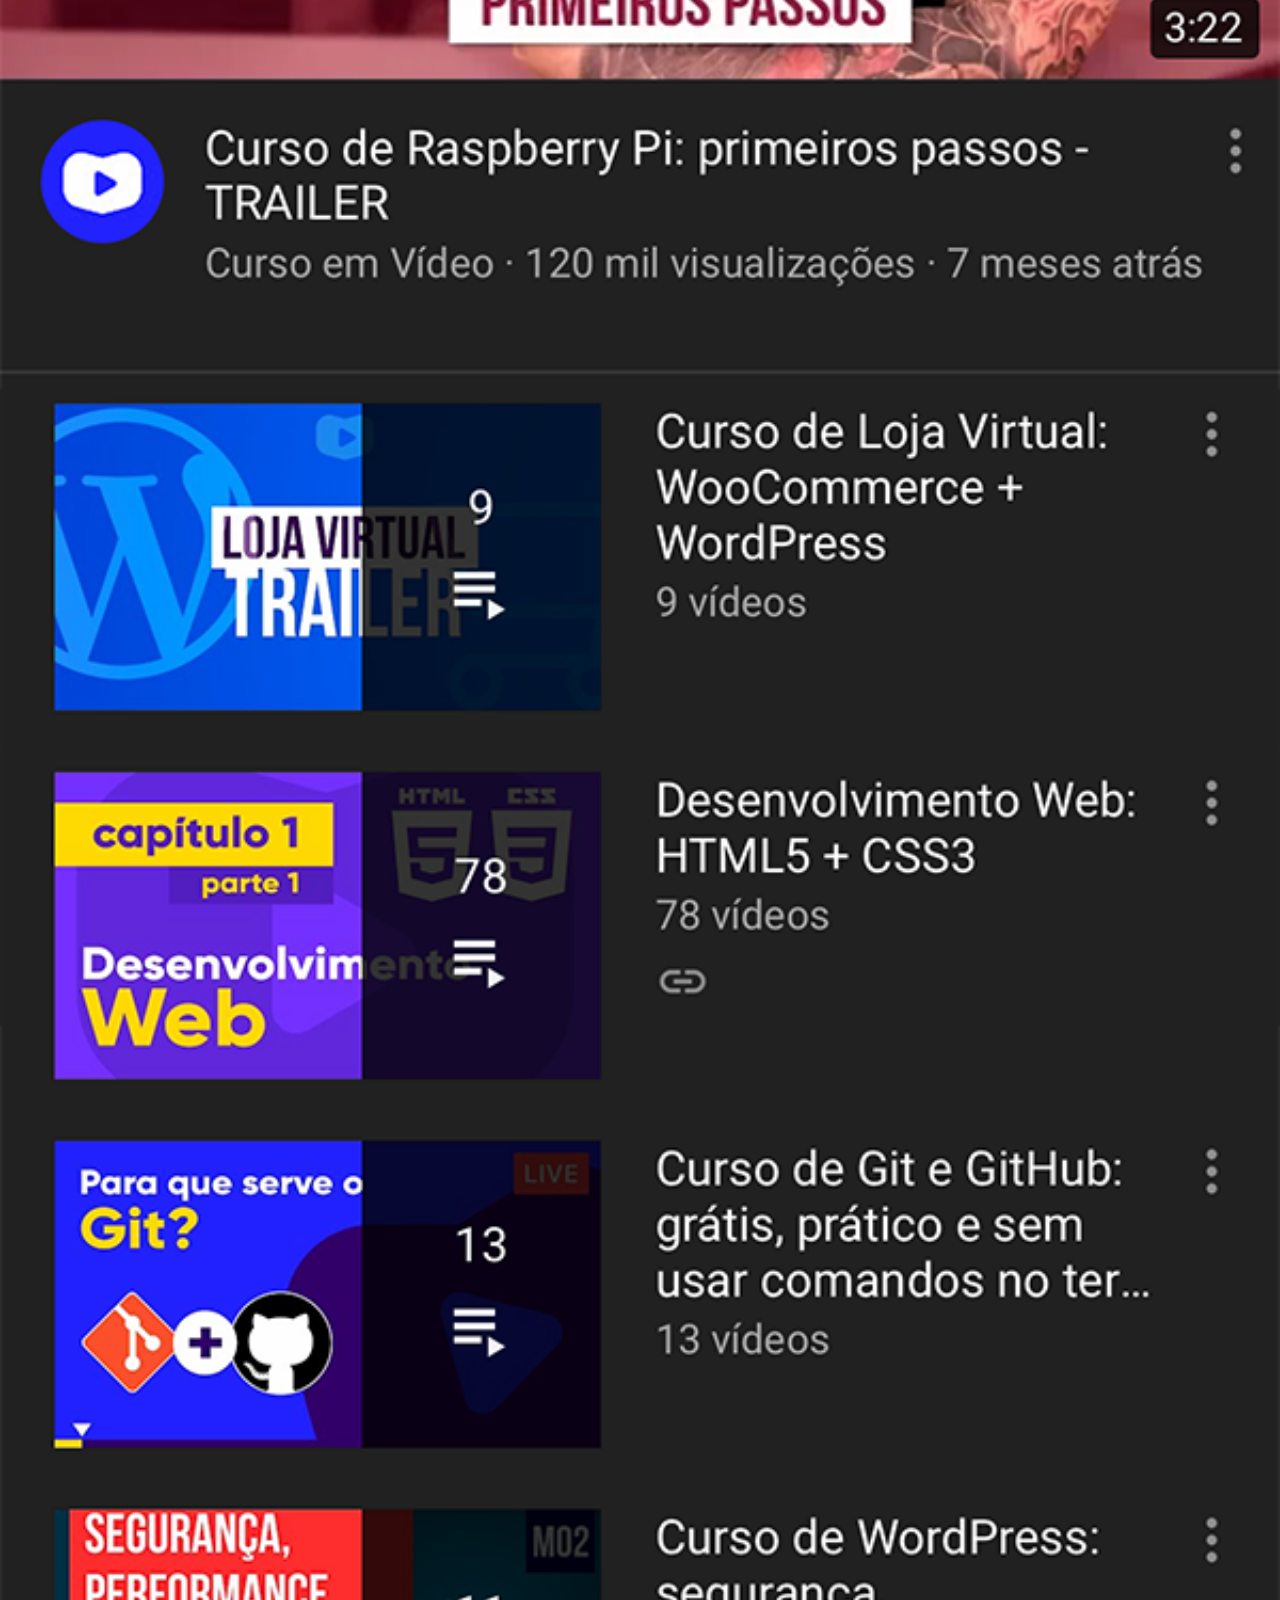
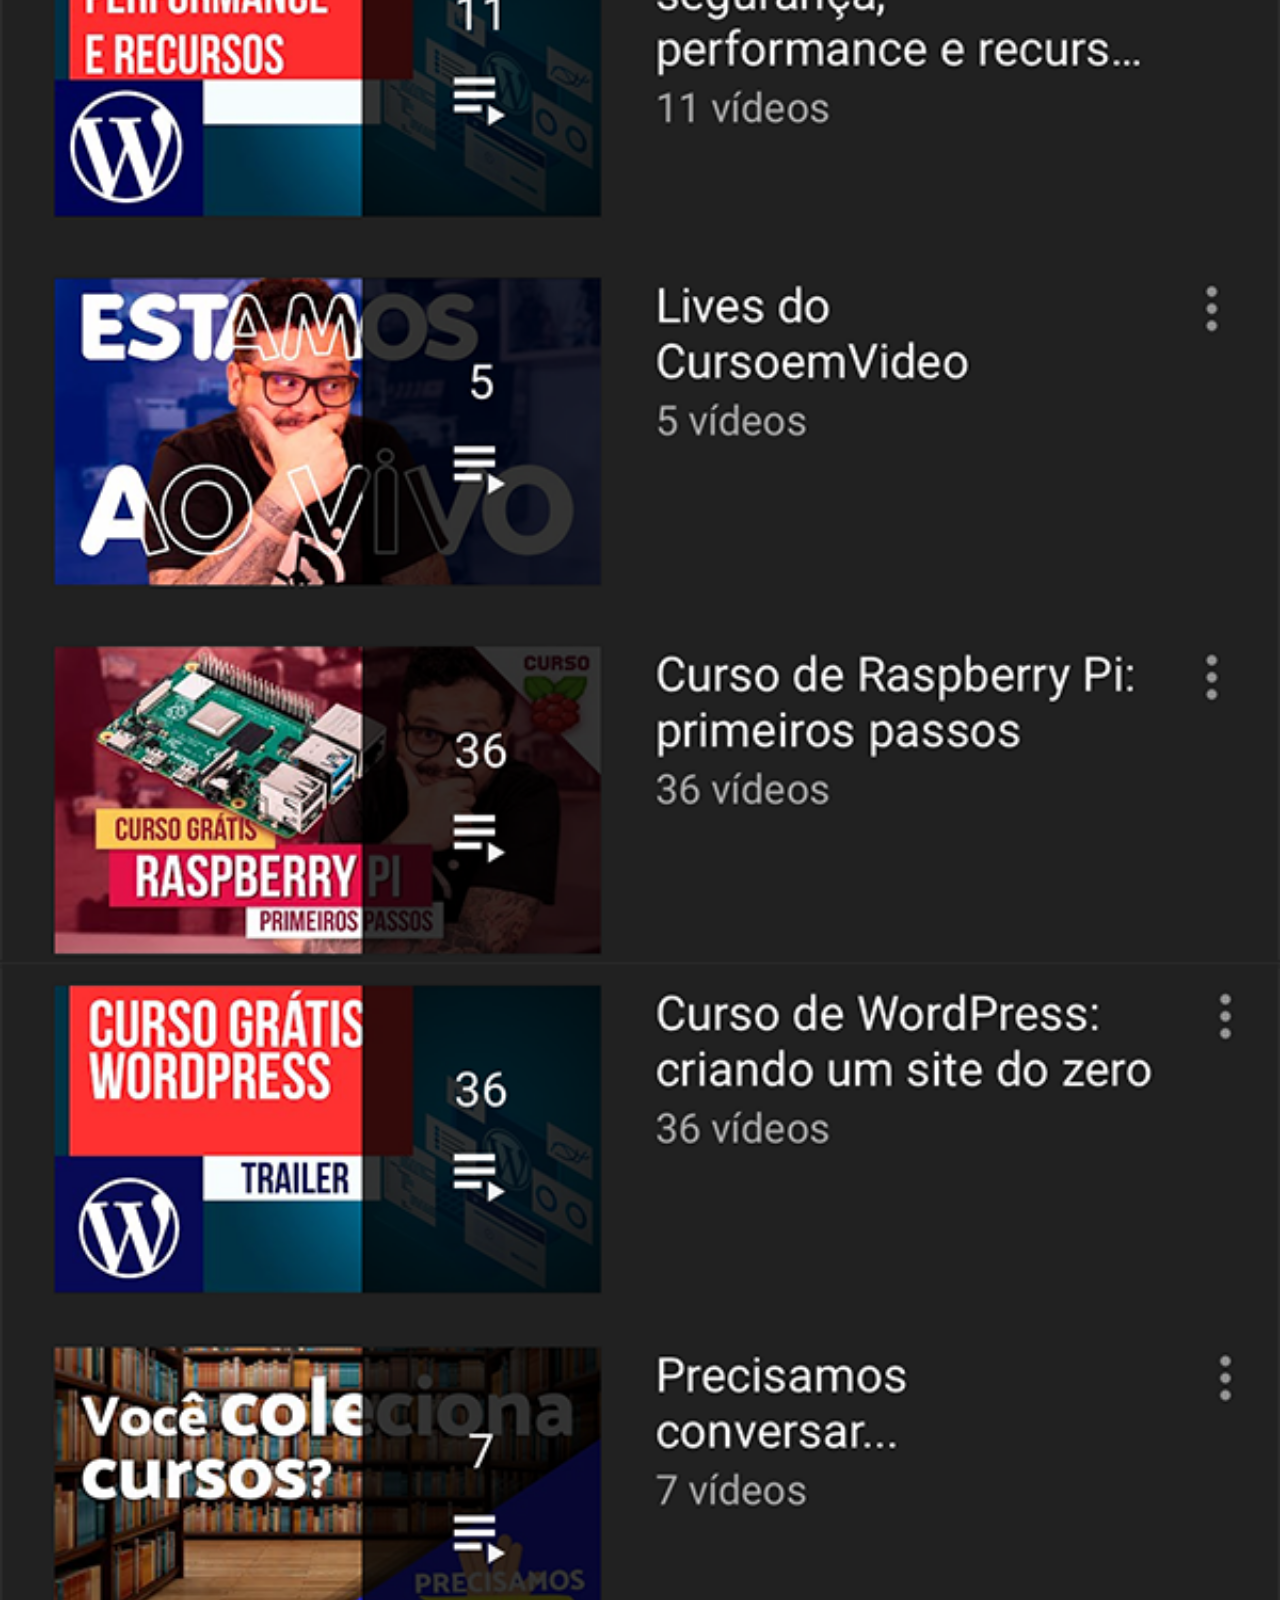
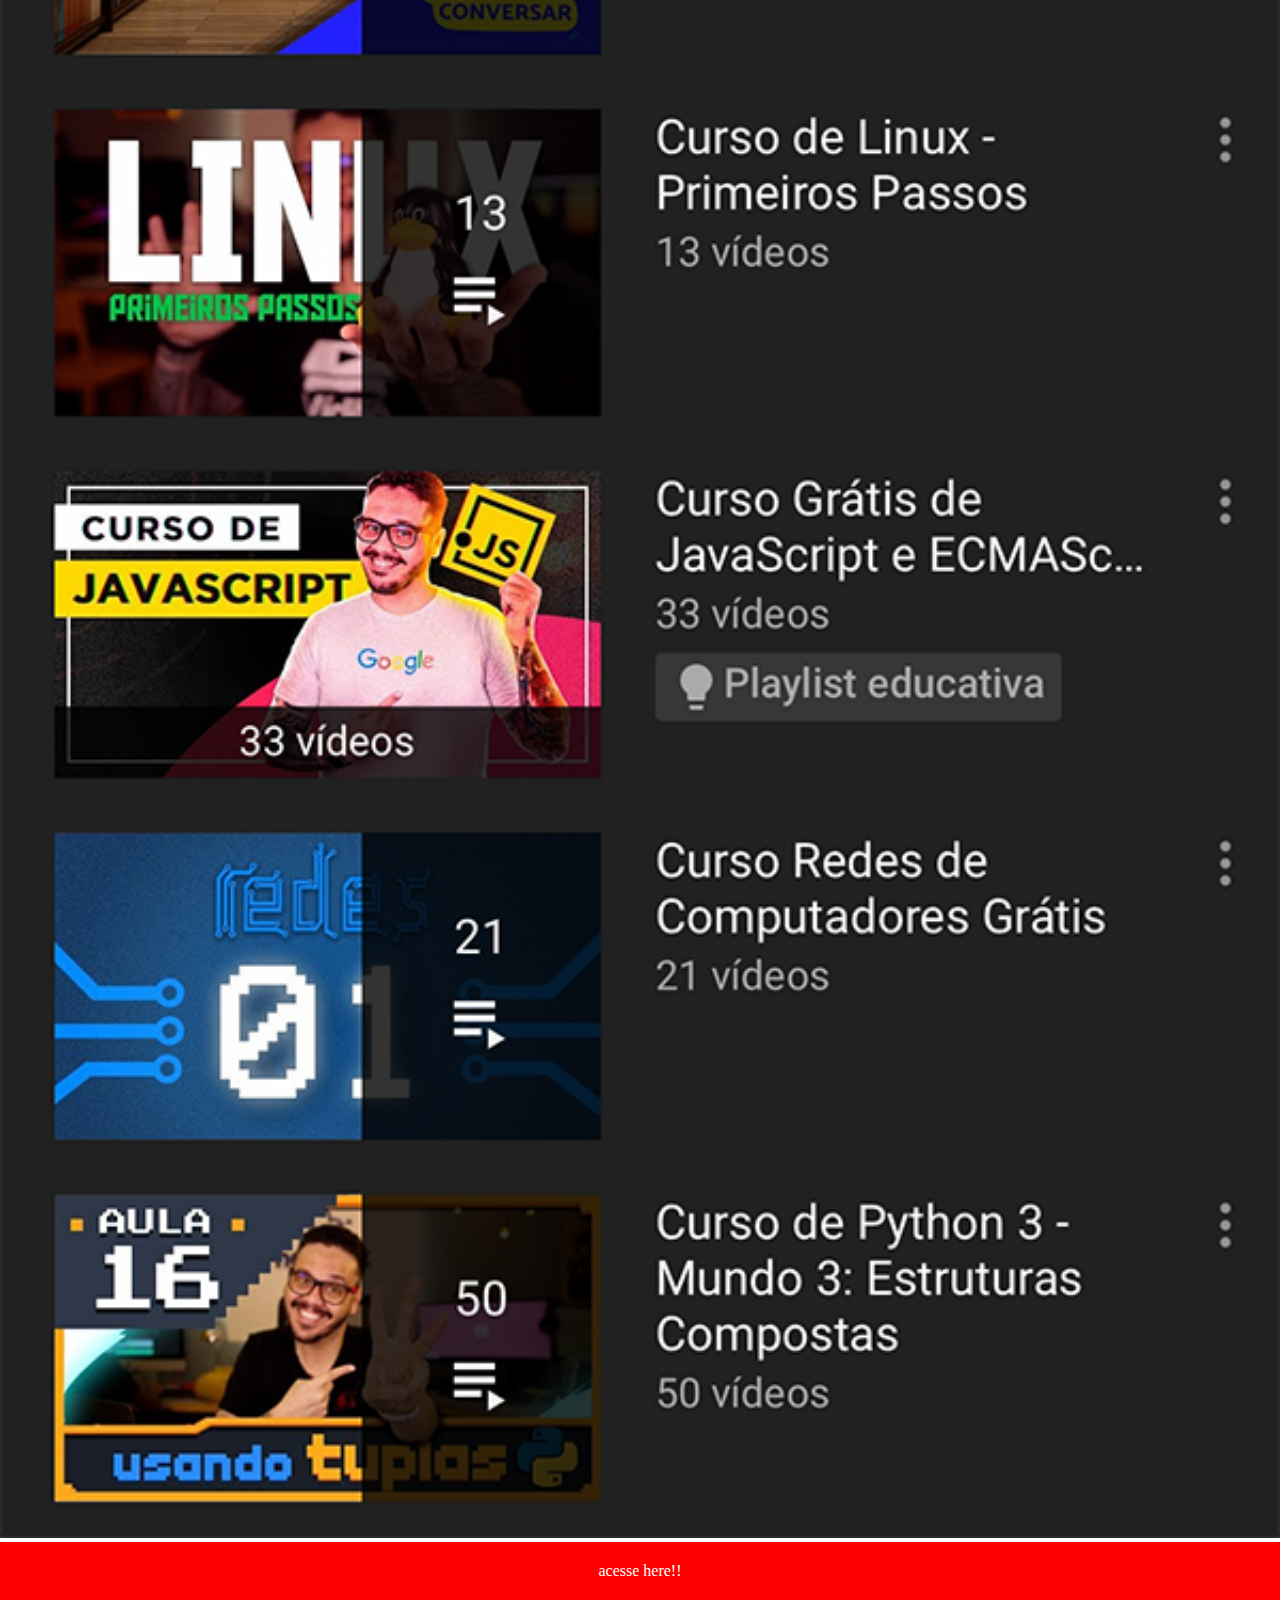
<file: youtube.html>
<!DOCTYPE html>
<html lang="pt-br">
<head>
    <meta charset="UTF-8">
    <meta http-equiv="X-UA-Compatible" content="IE=edge">
    <meta name="viewport" content="width=device-width, initial-scale=1.0">
    <title>Youtube</title>
    <style>
    *{
            padding: 0px;
            margin: 0px;

    }
    ::-webkit-scrollbar{
        width: 0px;
        height: 0px;
    }
    img{
        width: 100vw;
    }
    a{
        display: block;
        background-color: red;
        padding: 20px;
        text-align: center;
        font-size: bold;
        text-decoration: none;
        color: white;
    }
        
    </style>
</head>
<body>
    <img src="imagens/tela-youtube.png" alt="Youtube" >
    <a href="#" target="_blank">acesse here!!</a>
</body>
</html>
</file>
<file: css/style.css>
@charset "UTF-8";

*{
    margin: 0px;
    padding: 0px;
    font-family: courier;
}
body, html{
    height: 100vh;
    width:100   vw;
    background-color: black;
}
body{
    background: url(../imagens/fundo-madeira.jpg) no-repeat top center;
    background-size: cover;
    background-attachment: fixed;

}
main{
    height: 100vh;
    position: relative;
    
}
.telefone{
    position: absolute;
    top: 50%;
    left: 50%;
    transform: translate(-50%, -50%);
    
    width: 311px;
    height: 627px;
   
    background: url('../imagens/frame-iphone.png') no-repeat;
}
.tela{
    position: relative;
    top: 80px;
    left: 22px;
    width: 269px;
    height: 472px;
}
.redes{
    text-align: right;
}
.redes img{
    width: 50px;
    margin:10px;
    border-radius: 50%;
    box-shadow: 2px 2px 5px rgba(0, 0, 0, 0.400);
    box-sizing: border-box;
}
.redes img:hover{
    border: 2px solid rgba(255, 255, 255, 0.603);
    transform: translate(-3px, -3px);
}
</file>
